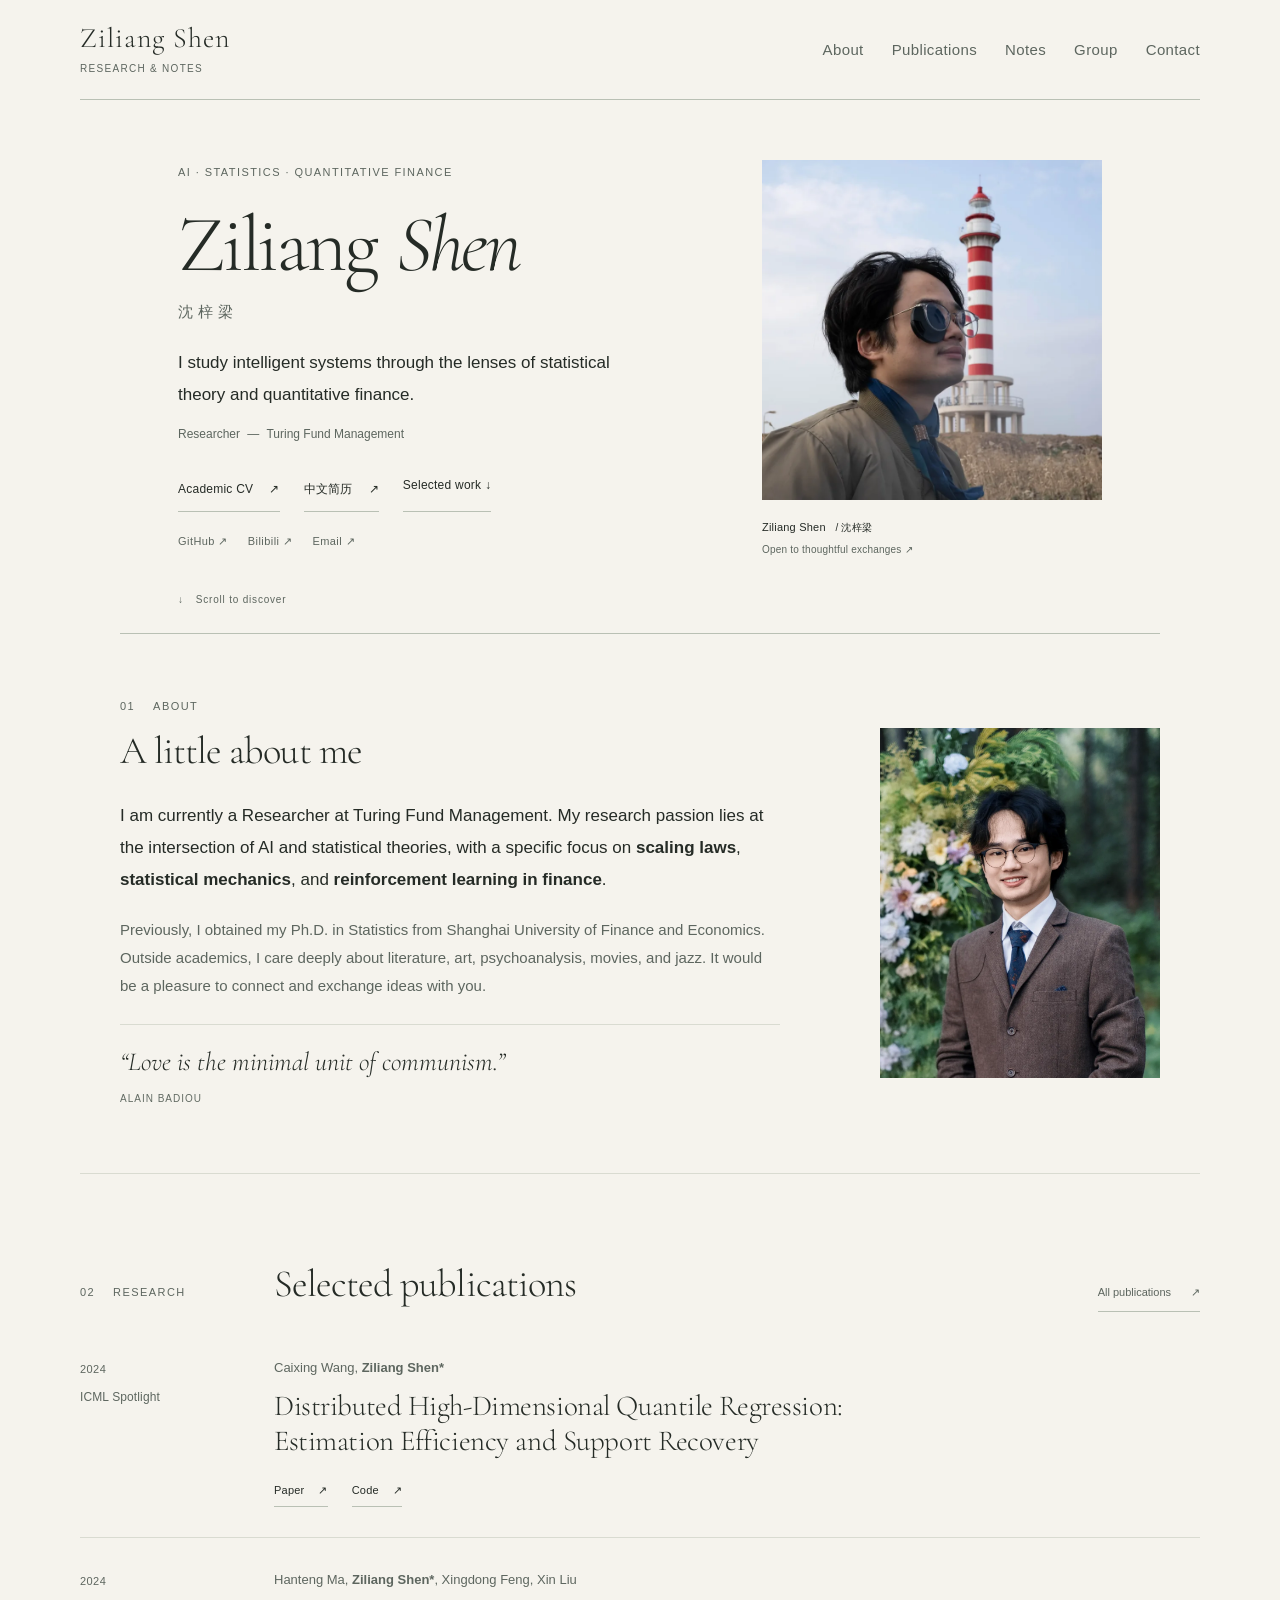
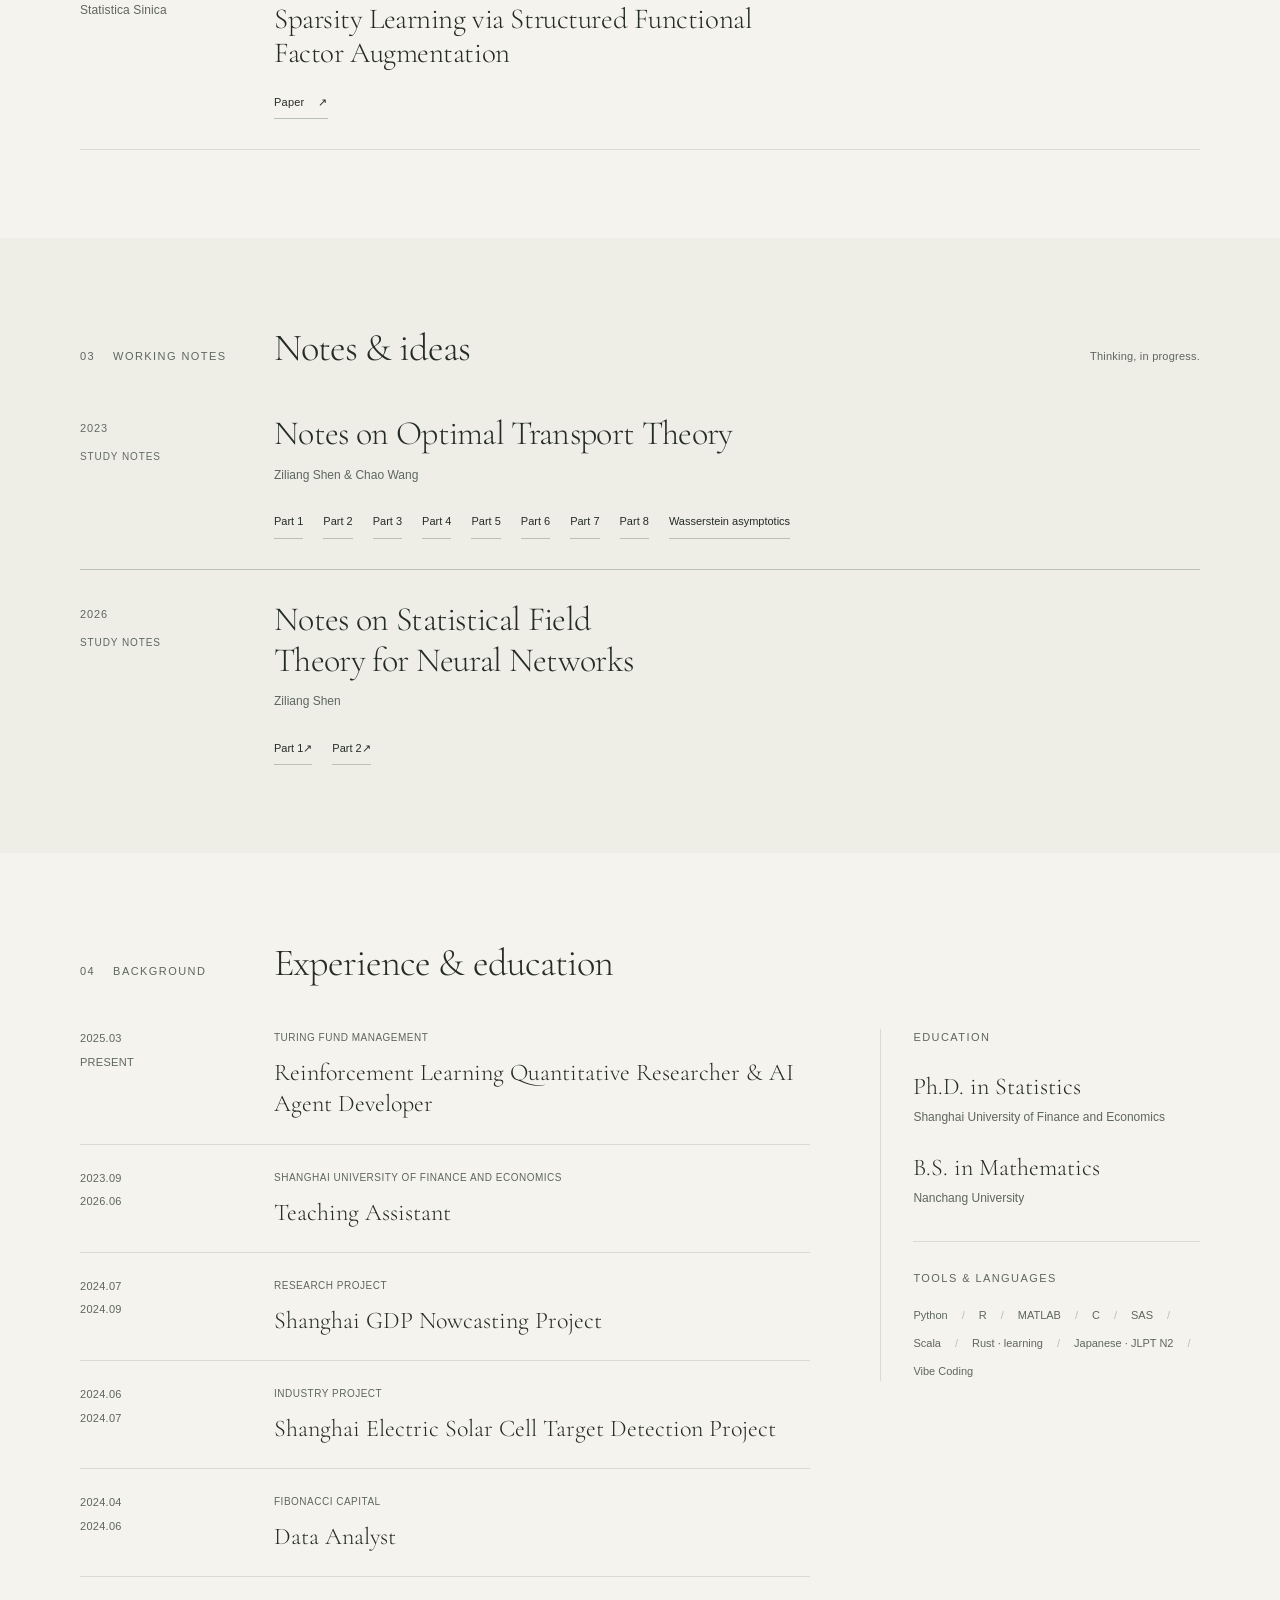
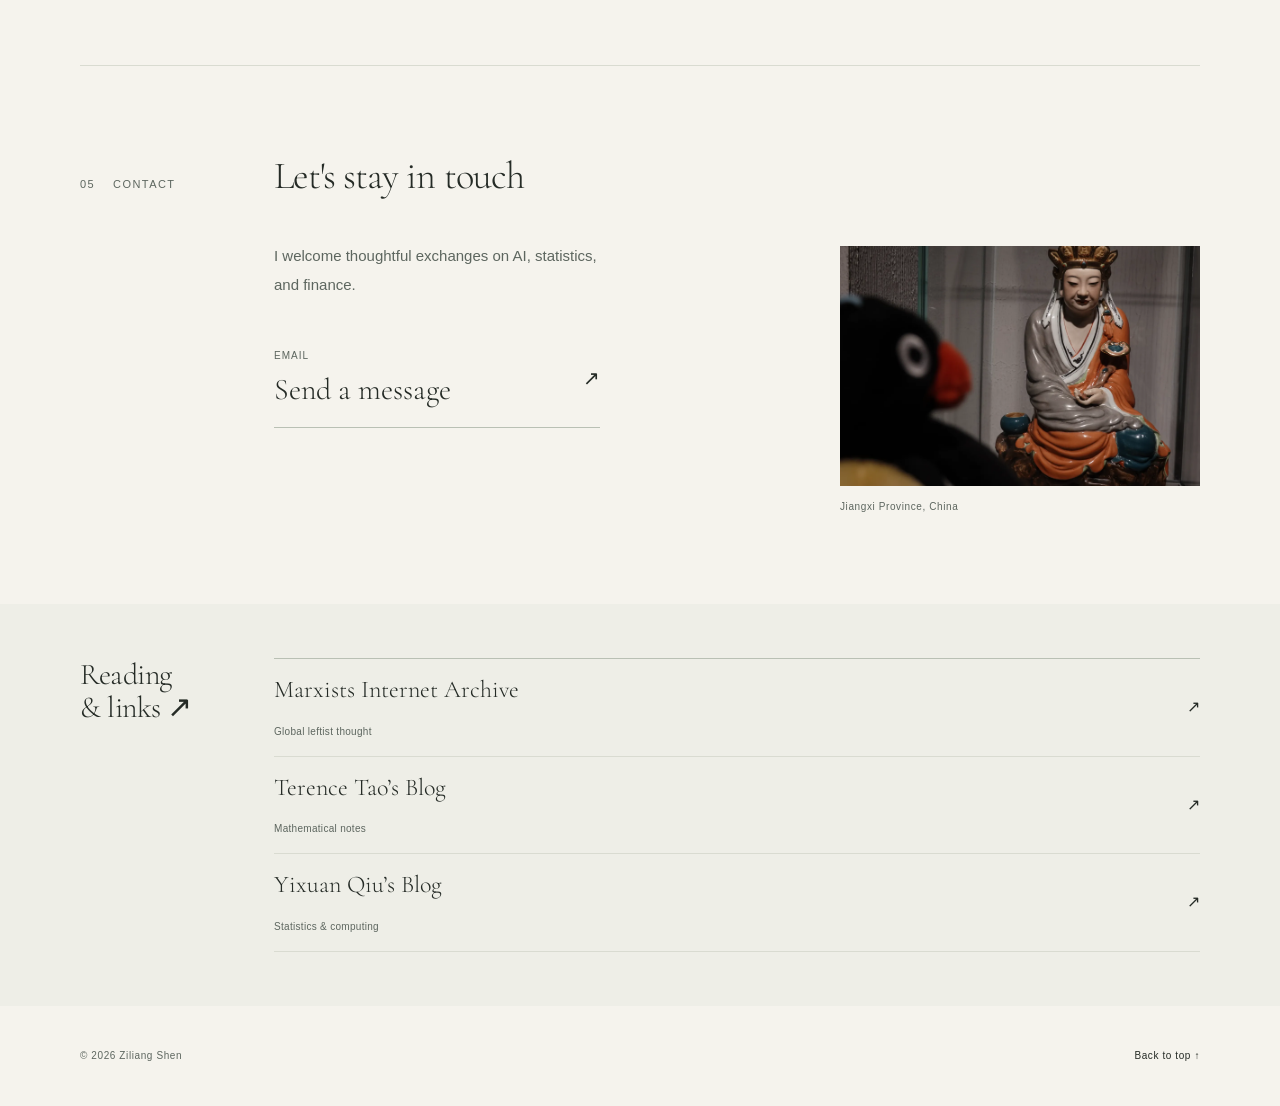
<file: index.html>
<!DOCTYPE html>
<html lang="en">
  <head>
    <meta charset="UTF-8" />
    <meta name="viewport" content="width=device-width, initial-scale=1.0" />
    <meta
      name="description"
      content="Ziliang Shen is a researcher working at the intersection of artificial intelligence, statistics, and finance."
    />
    <meta name="theme-color" content="#f5f3ed" />
    <meta property="og:type" content="website" />
    <meta property="og:site_name" content="Ziliang Shen" />
    <meta property="og:title" content="Ziliang Shen" />
    <meta
      property="og:description"
      content="Research at the intersection of AI, statistics, and finance."
    />
    <meta property="og:url" content="https://pinzek.github.io/" />
    <meta property="og:image" content="https://pinzek.github.io/assets/og.png" />
    <meta property="og:image:width" content="1200" />
    <meta property="og:image:height" content="630" />
    <meta
      property="og:image:alt"
      content="Ziliang Shen — AI, Statistics, Finance"
    />
    <meta name="twitter:card" content="summary_large_image" />
    <meta name="twitter:title" content="Ziliang Shen" />
    <meta
      name="twitter:description"
      content="Research at the intersection of AI, statistics, and finance."
    />
    <meta name="twitter:image" content="https://pinzek.github.io/assets/og.png" />
    <link rel="canonical" href="https://pinzek.github.io/" />
    <title>Ziliang Shen</title>
    <link rel="icon" href="./assets/favicon.svg" type="image/svg+xml" />
    <link rel="preload" href="./assets/fonts/cormorant-garamond-latin-300.woff2" as="font" type="font/woff2" crossorigin />
    <link rel="stylesheet" href="style.css" />
    <link rel="stylesheet" href="mediaqueries.css" />
    <link rel="stylesheet" href="editorial.css?v=20261021-3" />
    <script type="application/ld+json">
      {
        "@context": "https://schema.org",
        "@type": "Person",
        "name": "Ziliang Shen",
        "alternateName": "沈梓梁",
        "url": "https://pinzek.github.io/",
        "image": "https://pinzek.github.io/assets/mylife-960.webp",
        "jobTitle": "Quantitative Researcher",
        "worksFor": {
          "@type": "Organization",
          "name": "Turing Fund Management"
        },
        "alumniOf": [
          {
            "@type": "CollegeOrUniversity",
            "name": "Shanghai University of Finance and Economics"
          },
          {
            "@type": "CollegeOrUniversity",
            "name": "Nanchang University"
          }
        ],
        "knowsAbout": [
          "Scaling Laws",
          "Statistical Mechanics",
          "High-dimensional Statistics",
          "Reinforcement Learning",
          "Quantitative Finance"
        ],
        "sameAs": [
          "https://github.com/pinzek",
          "https://space.bilibili.com/14242958"
        ]
      }
    </script>
  </head>
  <body class="home-page editorial-theme">
    <a class="skip-link" href="#main-content">Skip to main content</a>

    <header class="site-header">
      <nav class="site-nav shell" aria-label="Primary navigation">
        <a class="wordmark" href="#profile" aria-label="Ziliang Shen, back to top">
          <span class="wordmark-name">Ziliang Shen<small>Research &amp; notes</small></span>
        </a>

        <button
          class="menu-toggle"
          type="button"
          aria-expanded="false"
          aria-controls="primary-menu"
          aria-label="Open navigation"
        >
          <span></span>
          <span></span>
          <span></span>
        </button>

        <ul class="nav-list" id="primary-menu">
          <li><a href="#about">About</a></li>
          <li><a href="./publications.html">Publications</a></li>
          <li><a href="#notes">Notes</a></li>
          <li><a href="./group.html">Group</a></li>
          <li><a href="#contact">Contact</a></li>
        </ul>
      </nav>
    </header>

    <main id="main-content">
      <section class="hero shell" id="profile" aria-labelledby="hero-title">
        <div class="hero-copy">
          <p class="hero-kicker">AI · Statistics · Quantitative finance</p>
          <h1 id="hero-title">
            <span class="name-first">Ziliang</span>
            <span class="name-last">Shen</span>
            <span class="name-chinese" lang="zh-Hans">沈梓梁</span>
          </h1>
          <p class="hero-lede">
            I study intelligent systems through the lenses of statistical theory
            and quantitative finance.
          </p>
          <p class="current-role">
            Researcher
            <span aria-hidden="true">—</span>
            Turing Fund Management
          </p>

          <div class="hero-actions" aria-label="Primary actions">
            <a class="button button-primary" href="./assets/Academic_CV.pdf" target="_blank" rel="noopener">
              Academic CV <span aria-hidden="true">↗</span>
            </a>
            <a class="button button-secondary" href="./assets/简历.pdf" target="_blank" rel="noopener" lang="zh-Hans">
              中文简历 <span aria-hidden="true">↗</span>
            </a>
            <a class="text-link" href="#projects">Selected work <span aria-hidden="true">↓</span></a>
          </div>

          <ul class="social-list" aria-label="Elsewhere online">
            <li>
              <a href="https://github.com/pinzek" target="_blank" rel="noopener noreferrer">
                GitHub <span aria-hidden="true">↗</span>
              </a>
            </li>
            <li>
              <a
                href="https://space.bilibili.com/14242958?spm_id_from=333.1007.0.0"
                target="_blank"
                rel="noopener noreferrer"
              >
                Bilibili <span aria-hidden="true">↗</span>
              </a>
            </li>
            <li>
              <a
                href="#contact"
                data-contact="bXV4aW4xOTk4MDEyNUAxNjMuY29t"
                aria-label="Email Ziliang Shen"
              >
                Email <span aria-hidden="true">↗</span>
              </a>
            </li>
          </ul>


        </div>

        <figure class="hero-portrait">
          <div class="portrait-frame">
            <picture>
              <source srcset="./assets/about-pic-800.webp" type="image/webp" />
              <img
                src="./assets/about-pic.png"
                alt="Ziliang Shen wearing sunglasses beside a lighthouse"
                width="4000"
                height="4000"
                fetchpriority="high"
              />
            </picture>
          </div>
          <figcaption>
            <span class="portrait-caption-name">Ziliang Shen <span lang="zh-Hans">/ 沈梓梁</span></span>
            <span>Open to thoughtful exchanges <b aria-hidden="true">↗</b></span>
          </figcaption>
        </figure>
        <a class="hero-scroll" href="#about"><span aria-hidden="true">↓</span> Scroll to discover</a>
      </section>

      <section class="section shell" id="about" aria-labelledby="about-title">
        <header class="section-heading section-heading-minimal">
          <p class="section-kicker"><span aria-hidden="true">01</span> About</p>
          <h2 id="about-title">A little about me</h2>
        </header>

        <div class="about-grid">
          <figure class="about-portrait">
            <picture>
              <source srcset="./assets/mylife-960.webp" type="image/webp" />
              <img
                src="./assets/mylife.jpg"
                alt="Portrait of Ziliang Shen outdoors in a suit"
                width="1608"
                height="2123"
                loading="lazy"
              />
            </picture>
          </figure>

          <div class="about-copy">
            <p class="lead-copy">
              I am currently a Researcher at Turing Fund Management.
              My research passion lies at the intersection of AI and statistical
              theories, with a specific focus on <strong>scaling laws</strong>,
              <strong>statistical mechanics</strong>, and
              <strong>reinforcement learning in finance</strong>.
            </p>
            <p>
              Previously, I obtained my Ph.D. in Statistics from Shanghai
              University of Finance and Economics. Outside academics, I care
              deeply about literature, art, psychoanalysis, movies, and jazz.
              It would be a pleasure to connect and exchange ideas with you.
            </p>
          <blockquote class="hero-quote">
            <p>“Love is the minimal unit of communism.”</p>
            <cite>Alain Badiou</cite>
          </blockquote>
          </div>
        </div>

      </section>

      <section class="section shell selected-research" id="projects" aria-labelledby="projects-title">
        <header class="section-heading section-heading-minimal">
          <p class="section-kicker"><span aria-hidden="true">02</span> Research</p>
          <h2 id="projects-title">Selected publications</h2>
          <a class="section-action" href="./publications.html">All publications <span aria-hidden="true">↗</span></a>
        </header>
        <div class="publication-list">
            <article class="publication">
              <div class="publication-meta">
                <time datetime="2024">2024</time>
                <span class="status">ICML Spotlight</span>
              </div>
              <div class="publication-body">
                <p class="authors">Caixing Wang, <strong>Ziliang Shen*</strong></p>
                <h3>Distributed High-Dimensional Quantile Regression: Estimation Efficiency and Support Recovery</h3>
                <div class="publication-links">
                  <a href="https://openreview.net/pdf?id=PDUQRBPkks" target="_blank" rel="noopener noreferrer">Paper <span aria-hidden="true">↗</span></a>
                  <a href="https://github.com/WangCaixing-96/DHSQR" target="_blank" rel="noopener noreferrer">Code <span aria-hidden="true">↗</span></a>
                </div>
              </div>
            </article>

            <article class="publication">
              <div class="publication-meta">
                <time datetime="2024">2024</time>
                <span class="status">Statistica Sinica</span>
              </div>
              <div class="publication-body">
                <p class="authors">Hanteng Ma, <strong>Ziliang Shen*</strong>, Xingdong Feng, Xin Liu</p>
                <h3>Sparsity Learning via Structured Functional Factor Augmentation</h3>
                <div class="publication-links">
                  <a href="https://arxiv.org/abs/2501.02244" target="_blank" rel="noopener noreferrer">Paper <span aria-hidden="true">↗</span></a>
                </div>
              </div>
            </article>
        </div>
      </section>

      <section class="section section-tinted" id="notes" aria-labelledby="notes-title">
        <div class="shell">
          <header class="section-heading section-heading-minimal">
            <p class="section-kicker"><span aria-hidden="true">03</span> Working notes</p>
            <h2 id="notes-title">Notes &amp; ideas</h2>
            <span class="heading-aside">Thinking, in progress.</span>
          </header>

          <div class="notes-grid">
            <article class="note-card">
              <div class="note-meta">
                <span>Study notes</span>
                <time datetime="2023">2023</time>
              </div>
              <h3>Notes on Optimal Transport Theory</h3>
              <p>Ziliang Shen &amp; Chao Wang</p>
              <div class="note-links" aria-label="Optimal Transport Theory note files">
                <a href="./assets/notes/optimal_transportation 1.pdf" target="_blank" rel="noopener">Part 1</a>
                <a href="./assets/notes/optimal_transportation 2.pdf" target="_blank" rel="noopener">Part 2</a>
                <a href="./assets/notes/optimal_transportation 3.pdf" target="_blank" rel="noopener">Part 3</a>
                <a href="./assets/notes/optimal_transportation 4.pdf" target="_blank" rel="noopener">Part 4</a>
                <a href="./assets/notes/optimal_transportation 5.pdf" target="_blank" rel="noopener">Part 5</a>
                <a href="./assets/notes/optimal_transportation 6.pdf" target="_blank" rel="noopener">Part 6</a>
                <a href="./assets/notes/optimal_transportation 7.pdf" target="_blank" rel="noopener">Part 7</a>
                <a href="./assets/notes/optimal_transportation 8.pdf" target="_blank" rel="noopener">Part 8</a>
                <a href="./assets/notes/Wasserstein 距离的渐近性.pdf" target="_blank" rel="noopener">
                  Wasserstein asymptotics
                </a>
              </div>
            </article>

            <article class="note-card note-card-featured">
              <div class="note-meta">
                <span>Study notes</span>
                <time datetime="2026">2026</time>
              </div>
              <h3>Notes on Statistical Field Theory for Neural Networks</h3>
              <p>Ziliang Shen</p>
              <div class="note-links" aria-label="Statistical Field Theory note files">
                <a href="./assets/notes/Statistical Field Theory For NNs 1.pdf" target="_blank" rel="noopener">
                  Part 1 <span aria-hidden="true">↗</span>
                </a>
                <a href="./assets/notes/Statistical Field Theory For NNs 2.pdf" target="_blank" rel="noopener">
                  Part 2 <span aria-hidden="true">↗</span>
                </a>
              </div>
            </article>
          </div>
        </div>
      </section>

      <section class="section shell experience-section" id="experience" aria-labelledby="experience-title">
        <header class="section-heading section-heading-minimal">
          <p class="section-kicker"><span aria-hidden="true">04</span> Background</p>
          <h2 id="experience-title">Experience &amp; education</h2>
        </header>
        <div class="about-experience">
          <div class="experience-layout">
            <div class="timeline" aria-label="Professional experience">
            <article class="timeline-item">
              <div class="timeline-date">
                <time datetime="2025-03">2025.03</time>
                <span>Present</span>
              </div>
              <div>
                <p class="timeline-label">Turing Fund Management</p>
                <h3>Reinforcement Learning Quantitative Researcher &amp; AI Agent Developer</h3>
              </div>
            </article>
            <article class="timeline-item">
              <div class="timeline-date">
                <time datetime="2023-09">2023.09</time>
                <time datetime="2026-06">2026.06</time>
              </div>
              <div>
                <p class="timeline-label">Shanghai University of Finance and Economics</p>
                <h3>Teaching Assistant</h3>
              </div>
            </article>
            <article class="timeline-item">
              <div class="timeline-date">
                <time datetime="2024-07">2024.07</time>
                <time datetime="2024-09">2024.09</time>
              </div>
              <div>
                <p class="timeline-label">Research project</p>
                <h3>Shanghai GDP Nowcasting Project</h3>
              </div>
            </article>
            <article class="timeline-item">
              <div class="timeline-date">
                <time datetime="2024-06">2024.06</time>
                <time datetime="2024-07">2024.07</time>
              </div>
              <div>
                <p class="timeline-label">Industry project</p>
                <h3>Shanghai Electric Solar Cell Target Detection Project</h3>
              </div>
            </article>
            <article class="timeline-item">
              <div class="timeline-date">
                <time datetime="2024-04">2024.04</time>
                <time datetime="2024-06">2024.06</time>
              </div>
              <div>
                <p class="timeline-label">Fibonacci Capital</p>
                <h3>Data Analyst</h3>
              </div>
            </article>
            </div>

            <aside class="credentials" aria-label="Education and skills">
            <div class="credential-block">
              <p class="eyebrow">Education</p>
              <div class="credential">
                <h3>Ph.D. in Statistics</h3>
                <p>Shanghai University of Finance and Economics</p>
              </div>
              <div class="credential">
                <h3>B.S. in Mathematics</h3>
                <p>Nanchang University</p>
              </div>
            </div>

            <div class="credential-block">
              <p class="eyebrow">Tools &amp; languages</p>
              <ul class="tag-list">
                <li>Python</li>
                <li>R</li>
                <li>MATLAB</li>
                <li>C</li>
                <li>SAS</li>
                <li>Scala</li>
                <li>Rust · learning</li>
                <li>Japanese · JLPT N2</li>
                <li>Vibe Coding</li>
              </ul>
            </div>
            </aside>
          </div>
        </div>
      </section>

      <section class="section shell" id="contact" aria-labelledby="contact-title">
        <header class="section-heading section-heading-minimal">
          <p class="section-kicker"><span aria-hidden="true">05</span> Contact</p>
          <h2 id="contact-title">Let's stay in touch</h2>
        </header>

        <div class="contact-grid">
          <div class="contact-copy">
            <p class="contact-note">I welcome thoughtful exchanges on AI, statistics, and finance.</p>
            <a
              class="contact-email"
              href="#contact"
              data-contact="bXV4aW4xOTk4MDEyNUAxNjMuY29t"
              aria-label="Email Ziliang Shen"
            >
              <span>Email</span>
              <strong>Send a message</strong>
              <span aria-hidden="true">↗</span>
            </a>
          </div>

          <figure class="photo-card">
            <a
              href="#contact"
              data-contact="bXV4aW4xOTk4MDEyNUAxNjMuY29t"
              aria-label="Email Ziliang Shen"
            >
              <picture>
                <source srcset="./assets/photography-1600.webp" type="image/webp" />
                <img
                  src="./assets/photography.jpg"
                  alt="A ceramic figure with a toy bird in the foreground, photographed by Ziliang Shen"
                  width="5472"
                  height="3648"
                  loading="lazy"
                />
              </picture>
            </a>
            <figcaption>
              <span>Jiangxi Province, China</span>
            </figcaption>
          </figure>
        </div>
      </section>

      <section class="reading-strip" id="recommended" aria-labelledby="recommended-title">
        <div class="shell reading-layout">
          <h2 id="recommended-title">Reading <br />&amp; links <span aria-hidden="true">↗</span></h2>
          <div class="reading-links">
            <a href="https://www.marxists.org/" target="_blank" rel="noopener noreferrer">
              <span>Marxists Internet Archive</span>
              <small>Global leftist thought</small>
              <b aria-hidden="true">↗</b>
            </a>
            <a href="https://terrytao.wordpress.com/" target="_blank" rel="noopener noreferrer">
              <span>Terence Tao’s Blog</span>
              <small>Mathematical notes</small>
              <b aria-hidden="true">↗</b>
            </a>
            <a href="https://statr.me/about/" target="_blank" rel="noopener noreferrer">
              <span>Yixuan Qiu’s Blog</span>
              <small>Statistics &amp; computing</small>
              <b aria-hidden="true">↗</b>
            </a>
          </div>
        </div>
      </section>
    </main>

    <footer class="site-footer">
      <div class="shell footer-layout">
        <p>© 2026 Ziliang Shen</p>
        <a href="#profile">Back to top <span aria-hidden="true">↑</span></a>
      </div>
    </footer>

    <script src="script.js?v=20261019-1"></script>
  </body>
</html>
</file>
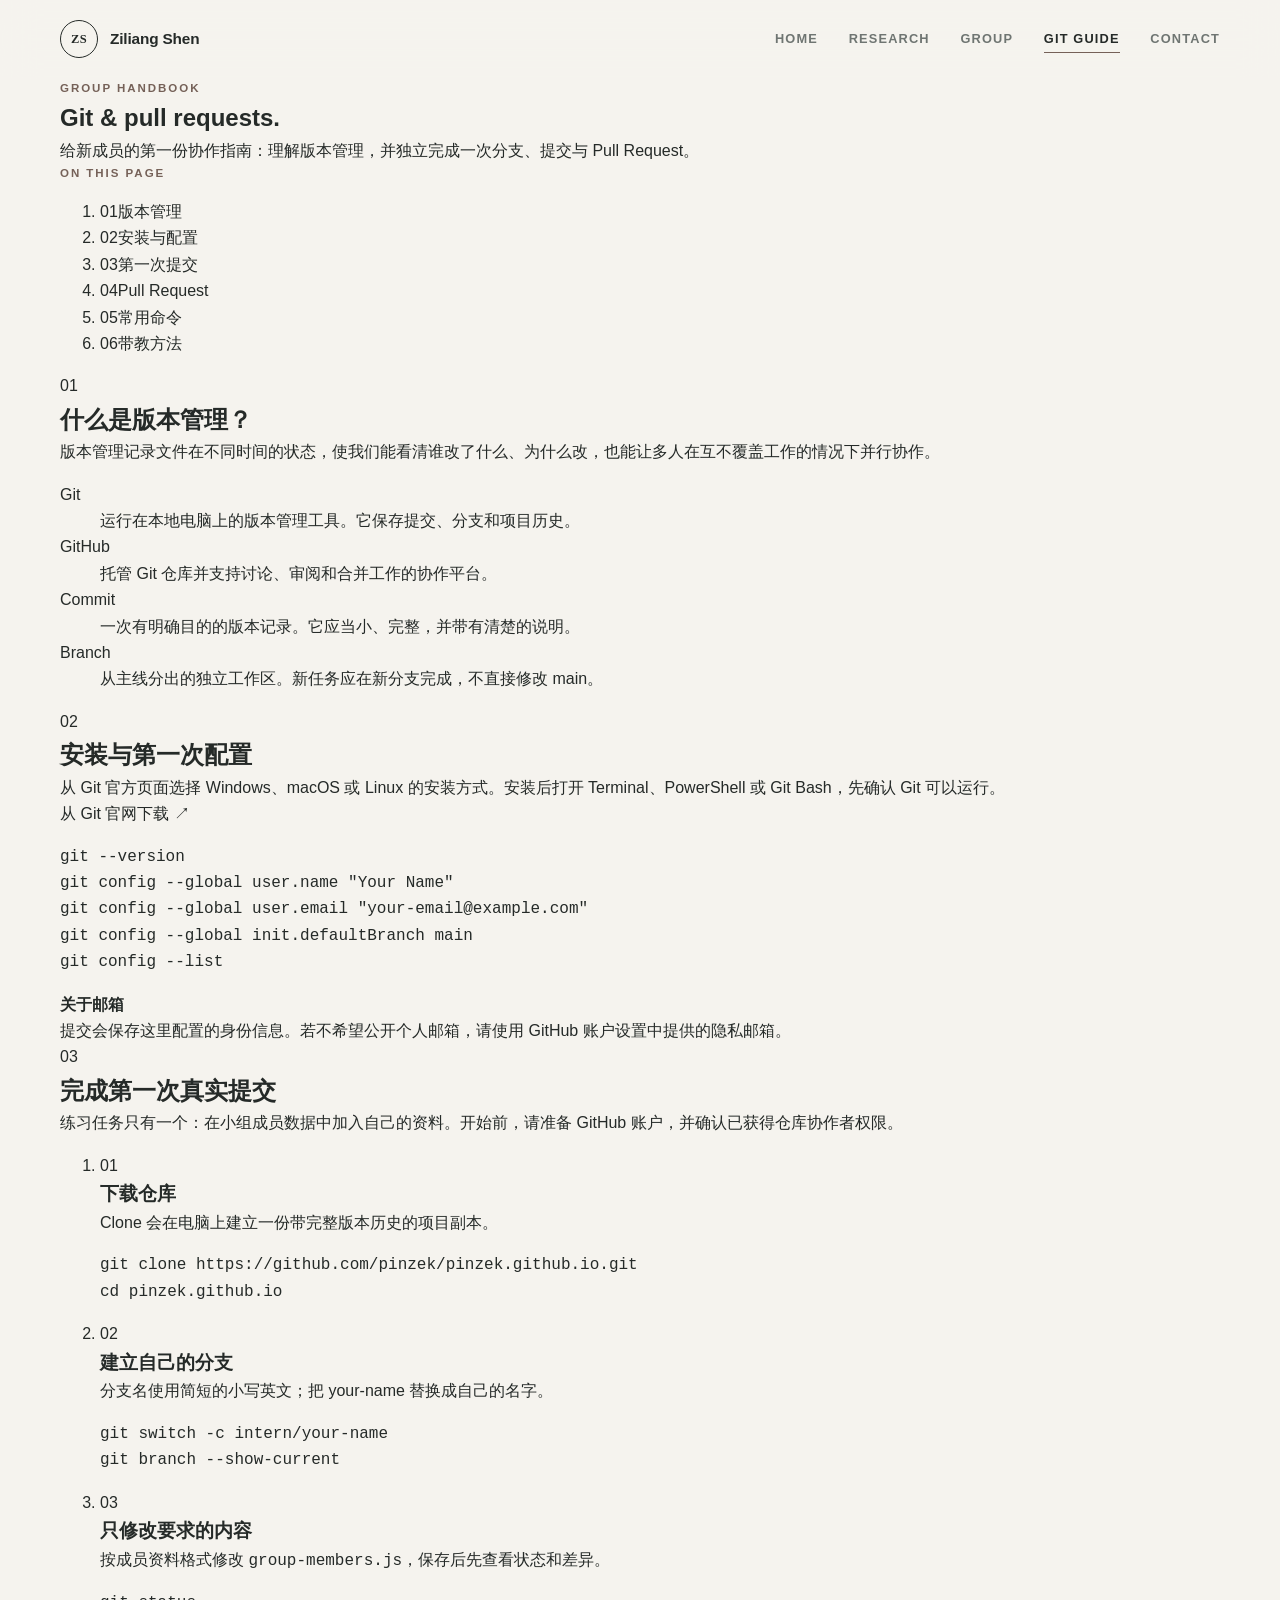
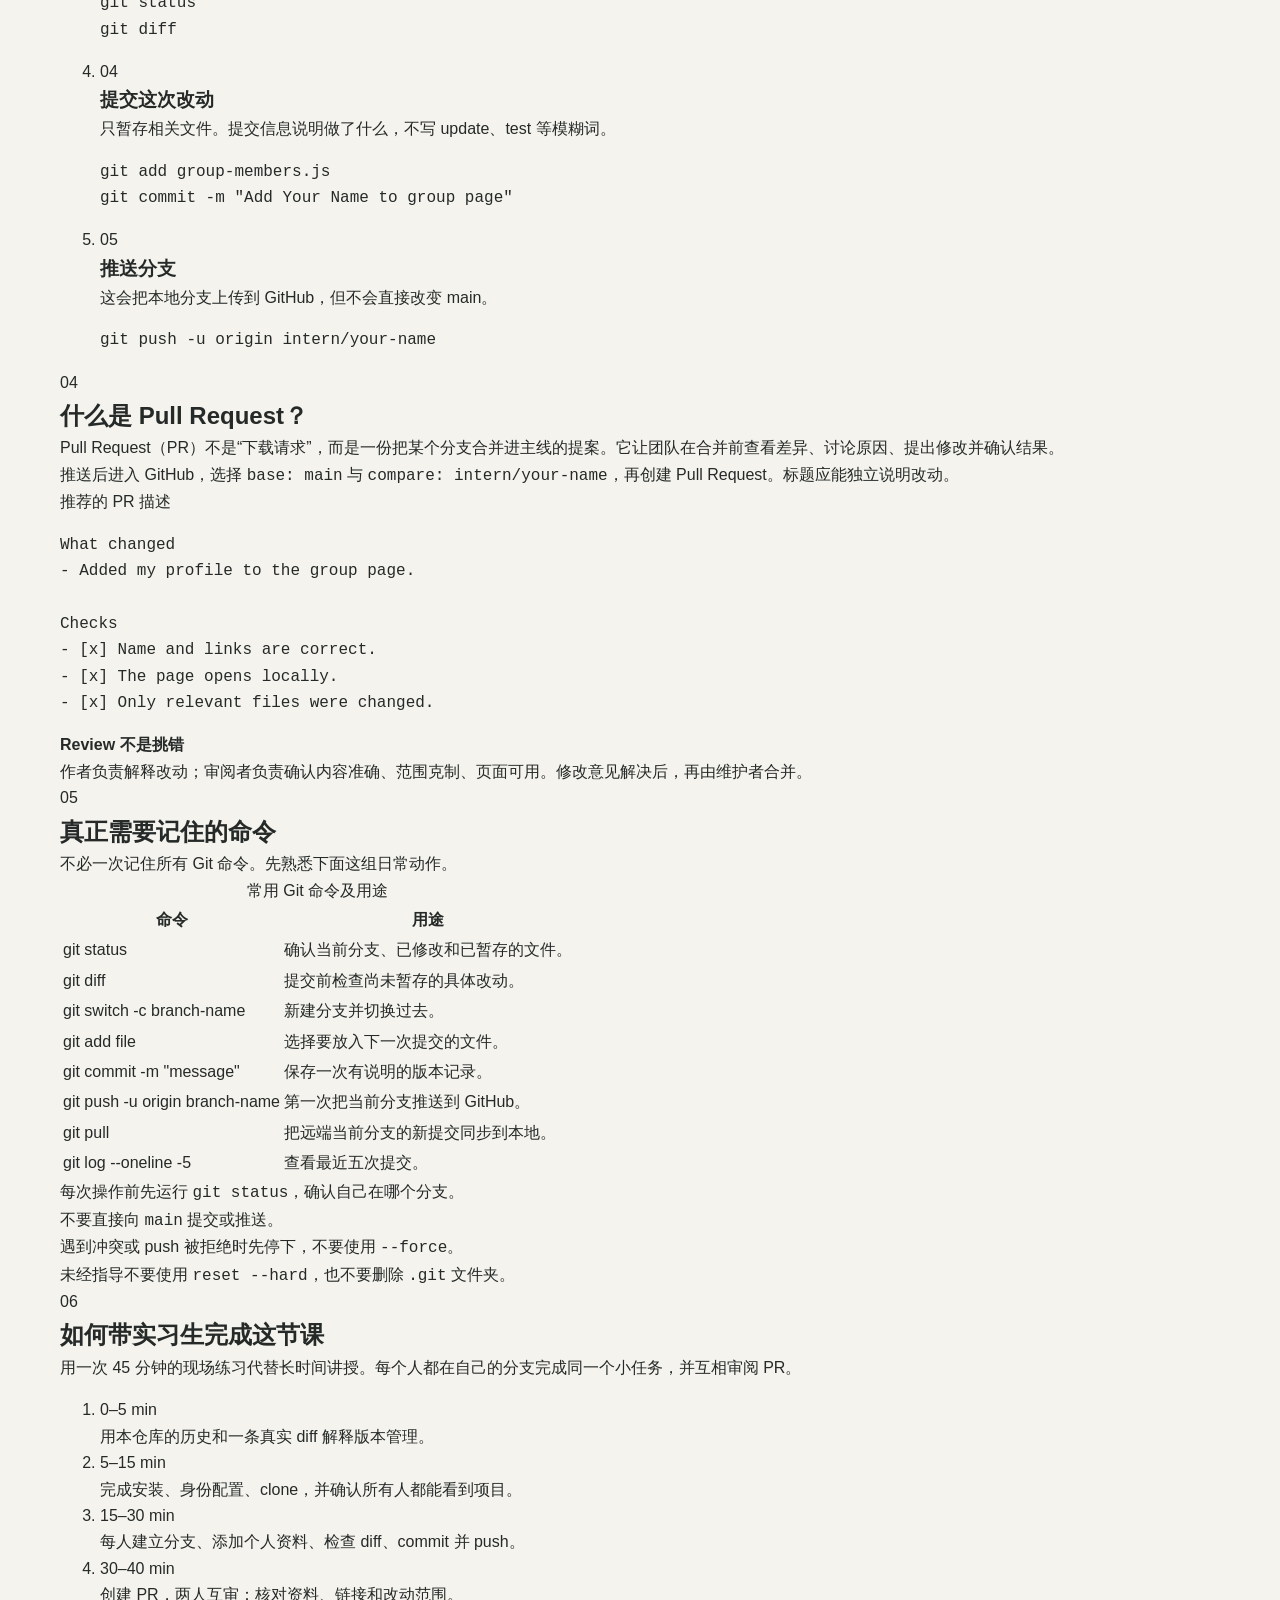
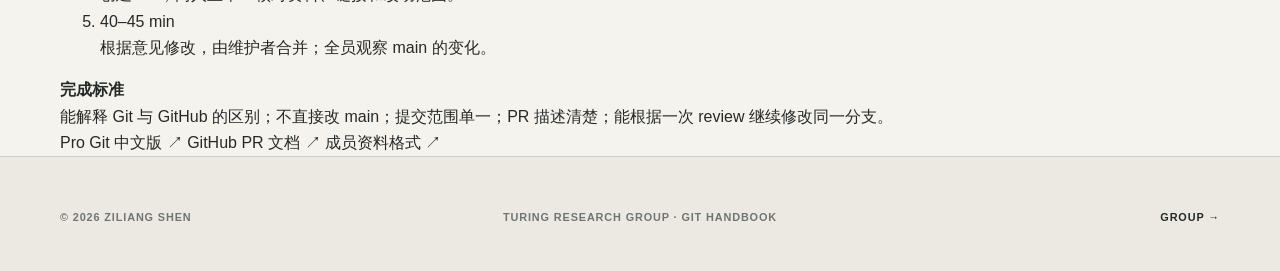
<file: git-guide.html>
<!DOCTYPE html>
<html lang="zh-CN">
  <head>
    <meta charset="UTF-8" />
    <meta name="viewport" content="width=device-width, initial-scale=1.0" />
    <meta
      name="description"
      content="Turing Research Group 的 Git、版本管理与 Pull Request 入门教程。"
    />
    <meta name="theme-color" content="#f5f3ee" />
    <meta property="og:type" content="website" />
    <meta property="og:site_name" content="Ziliang Shen" />
    <meta property="og:title" content="Git & Pull Requests — Turing Research Group" />
    <meta
      property="og:description"
      content="一份面向新成员的简明 Git 与 Pull Request 实践指南。"
    />
    <meta property="og:url" content="https://pinzek.github.io/git-guide.html" />
    <meta property="og:image" content="https://pinzek.github.io/assets/og.png" />
    <meta name="twitter:card" content="summary_large_image" />
    <link rel="canonical" href="https://pinzek.github.io/git-guide.html" />
    <title>Git &amp; Pull Requests — Turing Research Group</title>
    <link rel="stylesheet" href="style.css" />
    <link rel="stylesheet" href="mediaqueries.css" />
  </head>
  <body class="guide-page">
    <a class="skip-link" href="#main-content">跳到正文</a>

    <header class="site-header">
      <nav class="site-nav shell" aria-label="主导航">
        <a class="wordmark" href="./index.html" aria-label="Ziliang Shen, home">
          <span class="wordmark-mark" aria-hidden="true">ZS</span>
          <span class="wordmark-name">Ziliang Shen</span>
        </a>

        <button
          class="menu-toggle"
          type="button"
          aria-expanded="false"
          aria-controls="primary-menu"
          aria-label="打开导航"
        >
          <span></span>
          <span></span>
          <span></span>
        </button>

        <ul class="nav-list" id="primary-menu">
          <li><a href="./index.html">Home</a></li>
          <li><a href="./index.html#projects">Research</a></li>
          <li><a href="./group.html">Group</a></li>
          <li><a href="./git-guide.html" aria-current="page">Git guide</a></li>
          <li><a href="./index.html#contact">Contact</a></li>
        </ul>
      </nav>
    </header>

    <main id="main-content">
      <section class="guide-hero shell" aria-labelledby="guide-title">
        <div>
          <p class="eyebrow">Group handbook</p>
          <h1 id="guide-title">Git &amp; pull requests.</h1>
        </div>
        <p>
          给新成员的第一份协作指南：理解版本管理，并独立完成一次分支、提交与 Pull Request。
        </p>
      </section>

      <div class="guide-layout shell">
        <nav class="guide-toc" aria-label="本页目录">
          <p class="eyebrow">On this page</p>
          <ol>
            <li><a href="#version-control"><span>01</span>版本管理</a></li>
            <li><a href="#install"><span>02</span>安装与配置</a></li>
            <li><a href="#workflow"><span>03</span>第一次提交</a></li>
            <li><a href="#pull-request"><span>04</span>Pull Request</a></li>
            <li><a href="#commands"><span>05</span>常用命令</a></li>
            <li><a href="#teaching"><span>06</span>带教方法</a></li>
          </ol>
        </nav>

        <article class="guide-content">
          <section class="guide-section" id="version-control" aria-labelledby="version-title">
            <header class="guide-heading">
              <span aria-hidden="true">01</span>
              <h2 id="version-title">什么是版本管理？</h2>
            </header>
            <p>
              版本管理记录文件在不同时间的状态，使我们能看清谁改了什么、为什么改，也能让多人在互不覆盖工作的情况下并行协作。
            </p>
            <dl class="guide-definitions">
              <div>
                <dt>Git</dt>
                <dd>运行在本地电脑上的版本管理工具。它保存提交、分支和项目历史。</dd>
              </div>
              <div>
                <dt>GitHub</dt>
                <dd>托管 Git 仓库并支持讨论、审阅和合并工作的协作平台。</dd>
              </div>
              <div>
                <dt>Commit</dt>
                <dd>一次有明确目的的版本记录。它应当小、完整，并带有清楚的说明。</dd>
              </div>
              <div>
                <dt>Branch</dt>
                <dd>从主线分出的独立工作区。新任务应在新分支完成，不直接修改 main。</dd>
              </div>
            </dl>
          </section>

          <section class="guide-section" id="install" aria-labelledby="install-title">
            <header class="guide-heading">
              <span aria-hidden="true">02</span>
              <h2 id="install-title">安装与第一次配置</h2>
            </header>
            <p>
              从 Git 官方页面选择 Windows、macOS 或 Linux 的安装方式。安装后打开 Terminal、PowerShell 或 Git Bash，先确认 Git 可以运行。
            </p>
            <a
              class="guide-action"
              href="https://git-scm.com/downloads/"
              target="_blank"
              rel="noopener noreferrer"
            >从 Git 官网下载 <span aria-hidden="true">↗</span></a>
            <pre class="code-block"><code>git --version
git config --global user.name "Your Name"
git config --global user.email "your-email@example.com"
git config --global init.defaultBranch main
git config --list</code></pre>
            <aside class="guide-note">
              <strong>关于邮箱</strong>
              <p>
                提交会保存这里配置的身份信息。若不希望公开个人邮箱，请使用 GitHub 账户设置中提供的隐私邮箱。
              </p>
            </aside>
          </section>

          <section class="guide-section" id="workflow" aria-labelledby="workflow-title">
            <header class="guide-heading">
              <span aria-hidden="true">03</span>
              <h2 id="workflow-title">完成第一次真实提交</h2>
            </header>
            <p>
              练习任务只有一个：在小组成员数据中加入自己的资料。开始前，请准备 GitHub 账户，并确认已获得仓库协作者权限。
            </p>
            <ol class="guide-steps">
              <li class="guide-step">
                <span>01</span>
                <div>
                  <h3>下载仓库</h3>
                  <p>Clone 会在电脑上建立一份带完整版本历史的项目副本。</p>
                  <pre class="code-block"><code>git clone https://github.com/pinzek/pinzek.github.io.git
cd pinzek.github.io</code></pre>
                </div>
              </li>
              <li class="guide-step">
                <span>02</span>
                <div>
                  <h3>建立自己的分支</h3>
                  <p>分支名使用简短的小写英文；把 your-name 替换成自己的名字。</p>
                  <pre class="code-block"><code>git switch -c intern/your-name
git branch --show-current</code></pre>
                </div>
              </li>
              <li class="guide-step">
                <span>03</span>
                <div>
                  <h3>只修改要求的内容</h3>
                  <p>
                    按成员资料格式修改 <code>group-members.js</code>，保存后先查看状态和差异。
                  </p>
                  <pre class="code-block"><code>git status
git diff</code></pre>
                </div>
              </li>
              <li class="guide-step">
                <span>04</span>
                <div>
                  <h3>提交这次改动</h3>
                  <p>只暂存相关文件。提交信息说明做了什么，不写 update、test 等模糊词。</p>
                  <pre class="code-block"><code>git add group-members.js
git commit -m "Add Your Name to group page"</code></pre>
                </div>
              </li>
              <li class="guide-step">
                <span>05</span>
                <div>
                  <h3>推送分支</h3>
                  <p>这会把本地分支上传到 GitHub，但不会直接改变 main。</p>
                  <pre class="code-block"><code>git push -u origin intern/your-name</code></pre>
                </div>
              </li>
            </ol>
          </section>

          <section class="guide-section" id="pull-request" aria-labelledby="pr-title">
            <header class="guide-heading">
              <span aria-hidden="true">04</span>
              <h2 id="pr-title">什么是 Pull Request？</h2>
            </header>
            <p>
              Pull Request（PR）不是“下载请求”，而是一份把某个分支合并进主线的提案。它让团队在合并前查看差异、讨论原因、提出修改并确认结果。
            </p>
            <p>
              推送后进入 GitHub，选择 <code>base: main</code> 与
              <code>compare: intern/your-name</code>，再创建 Pull Request。标题应能独立说明改动。
            </p>
            <div class="pr-template">
              <p>推荐的 PR 描述</p>
              <pre class="code-block"><code>What changed
- Added my profile to the group page.

Checks
- [x] Name and links are correct.
- [x] The page opens locally.
- [x] Only relevant files were changed.</code></pre>
            </div>
            <aside class="guide-note">
              <strong>Review 不是挑错</strong>
              <p>
                作者负责解释改动；审阅者负责确认内容准确、范围克制、页面可用。修改意见解决后，再由维护者合并。
              </p>
            </aside>
          </section>

          <section class="guide-section" id="commands" aria-labelledby="commands-title">
            <header class="guide-heading">
              <span aria-hidden="true">05</span>
              <h2 id="commands-title">真正需要记住的命令</h2>
            </header>
            <p>不必一次记住所有 Git 命令。先熟悉下面这组日常动作。</p>
            <div class="guide-table-wrap">
              <table class="guide-table">
                <caption>常用 Git 命令及用途</caption>
                <thead>
                  <tr>
                    <th scope="col">命令</th>
                    <th scope="col">用途</th>
                  </tr>
                </thead>
                <tbody>
                  <tr><td>git status</td><td>确认当前分支、已修改和已暂存的文件。</td></tr>
                  <tr><td>git diff</td><td>提交前检查尚未暂存的具体改动。</td></tr>
                  <tr><td>git switch -c branch-name</td><td>新建分支并切换过去。</td></tr>
                  <tr><td>git add file</td><td>选择要放入下一次提交的文件。</td></tr>
                  <tr><td>git commit -m "message"</td><td>保存一次有说明的版本记录。</td></tr>
                  <tr><td>git push -u origin branch-name</td><td>第一次把当前分支推送到 GitHub。</td></tr>
                  <tr><td>git pull</td><td>把远端当前分支的新提交同步到本地。</td></tr>
                  <tr><td>git log --oneline -5</td><td>查看最近五次提交。</td></tr>
                </tbody>
              </table>
            </div>
            <ul class="guide-rules">
              <li>每次操作前先运行 <code>git status</code>，确认自己在哪个分支。</li>
              <li>不要直接向 <code>main</code> 提交或推送。</li>
              <li>遇到冲突或 push 被拒绝时先停下，不要使用 <code>--force</code>。</li>
              <li>未经指导不要使用 <code>reset --hard</code>，也不要删除 <code>.git</code> 文件夹。</li>
            </ul>
          </section>

          <section class="guide-section" id="teaching" aria-labelledby="teaching-title">
            <header class="guide-heading">
              <span aria-hidden="true">06</span>
              <h2 id="teaching-title">如何带实习生完成这节课</h2>
            </header>
            <p>
              用一次 45 分钟的现场练习代替长时间讲授。每个人都在自己的分支完成同一个小任务，并互相审阅 PR。
            </p>
            <ol class="teaching-plan">
              <li><time>0–5 min</time><p>用本仓库的历史和一条真实 diff 解释版本管理。</p></li>
              <li><time>5–15 min</time><p>完成安装、身份配置、clone，并确认所有人都能看到项目。</p></li>
              <li><time>15–30 min</time><p>每人建立分支、添加个人资料、检查 diff、commit 并 push。</p></li>
              <li><time>30–40 min</time><p>创建 PR，两人互审：核对资料、链接和改动范围。</p></li>
              <li><time>40–45 min</time><p>根据意见修改，由维护者合并；全员观察 main 的变化。</p></li>
            </ol>
            <aside class="guide-note">
              <strong>完成标准</strong>
              <p>
                能解释 Git 与 GitHub 的区别；不直接改 main；提交范围单一；PR 描述清楚；能根据一次 review 继续修改同一分支。
              </p>
            </aside>
            <div class="guide-resources" aria-label="延伸阅读">
              <a href="https://git-scm.com/book/zh/v2" target="_blank" rel="noopener noreferrer">Pro Git 中文版 ↗</a>
              <a
                href="https://docs.github.com/en/pull-requests/reference/pull-requests"
                target="_blank"
                rel="noopener noreferrer"
              >GitHub PR 文档 ↗</a>
              <a
                href="https://github.com/pinzek/pinzek.github.io/blob/main/GROUP_CONTRIBUTING.md"
                target="_blank"
                rel="noopener noreferrer"
              >成员资料格式 ↗</a>
            </div>
          </section>
        </article>
      </div>
    </main>

    <footer class="site-footer">
      <div class="shell footer-layout">
        <p>© 2026 Ziliang Shen</p>
        <p>Turing Research Group · Git handbook</p>
        <a href="./group.html">Group <span aria-hidden="true">→</span></a>
      </div>
    </footer>

    <script src="script.js"></script>
  </body>
</html>
</file>
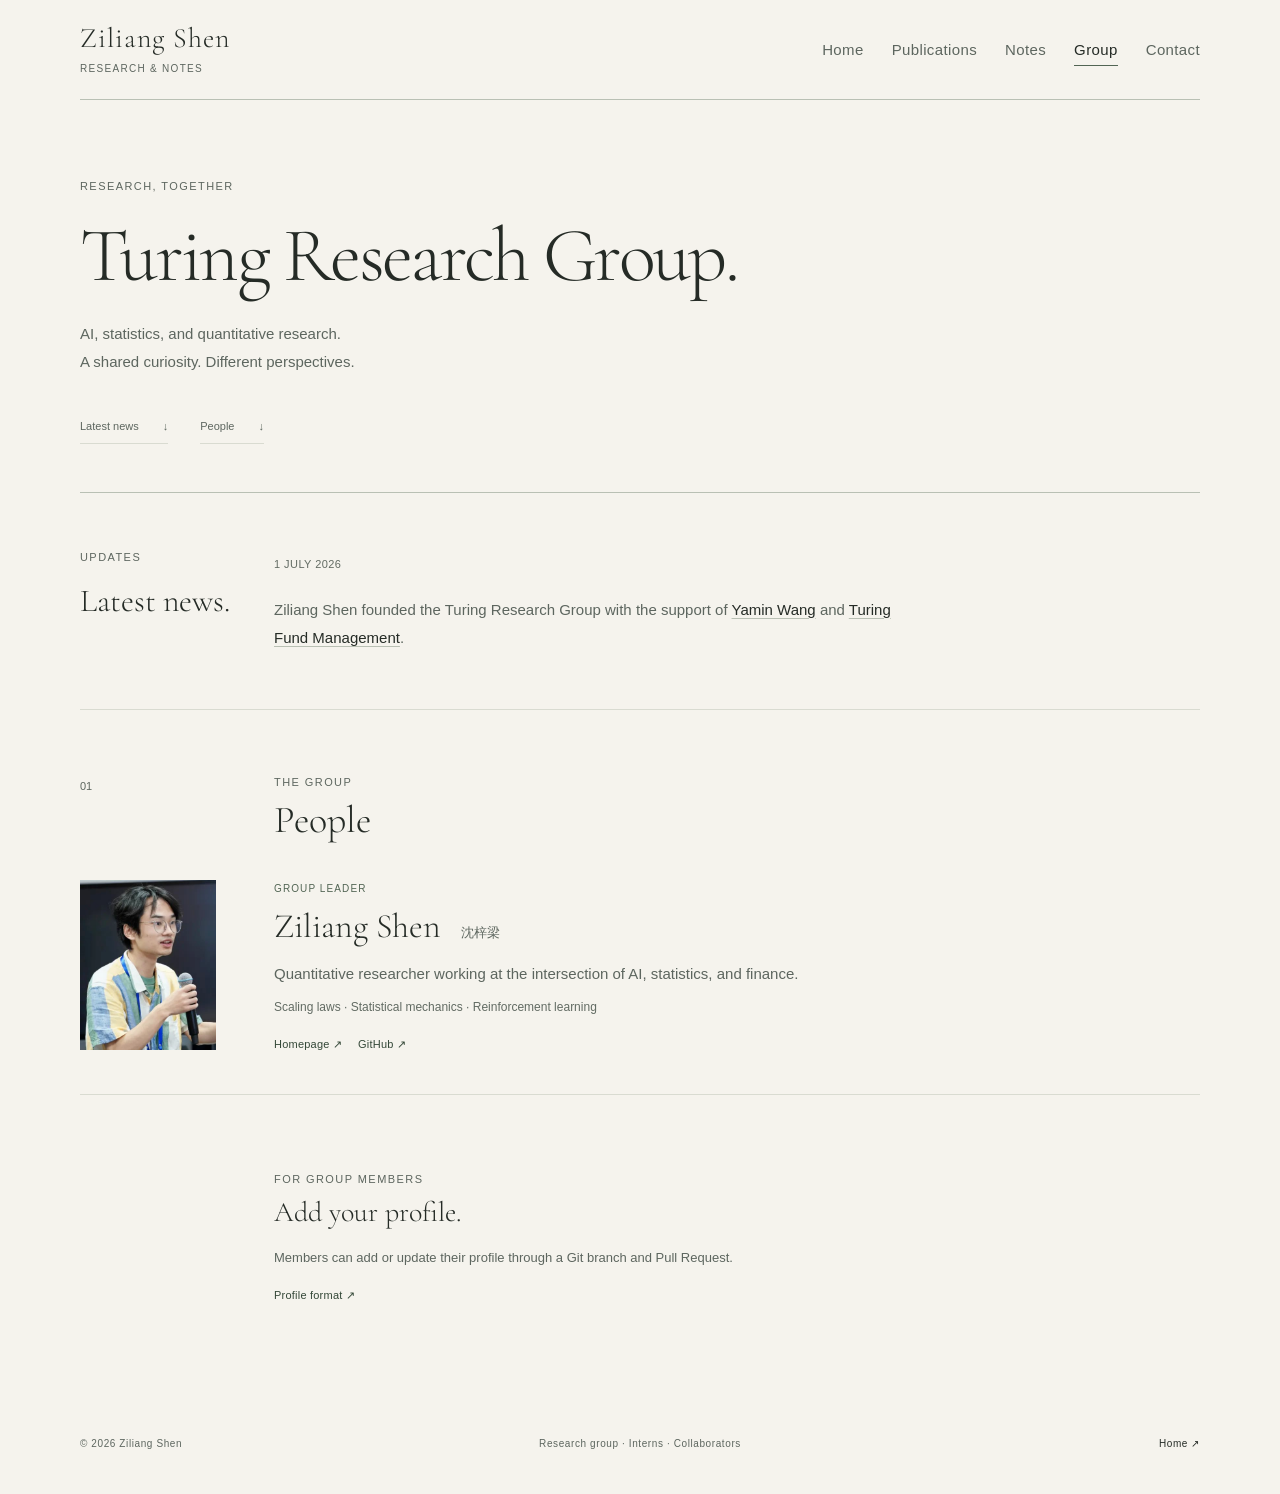
<file: group.html>
<!DOCTYPE html>
<html lang="en">
  <head>
    <meta charset="UTF-8" />
    <meta name="viewport" content="width=device-width, initial-scale=1.0" />
    <meta
      name="description"
      content="Meet the interns and collaborators in Ziliang Shen's research group."
    />
    <meta name="theme-color" content="#f5f3ed" />
    <meta property="og:type" content="website" />
    <meta property="og:site_name" content="Ziliang Shen" />
    <meta property="og:title" content="Group — Ziliang Shen" />
    <meta
      property="og:description"
      content="Interns and collaborators working across AI, statistics, and quantitative research."
    />
    <meta property="og:url" content="https://pinzek.github.io/group.html" />
    <meta property="og:image" content="https://pinzek.github.io/assets/og.png" />
    <meta name="twitter:card" content="summary_large_image" />
    <link rel="canonical" href="https://pinzek.github.io/group.html" />
    <title>Group — Ziliang Shen</title>
    <link rel="icon" href="./assets/favicon.svg" type="image/svg+xml" />
    <link rel="preload" href="./assets/fonts/cormorant-garamond-latin-300.woff2" as="font" type="font/woff2" crossorigin />
    <link rel="stylesheet" href="style.css" />
    <link rel="stylesheet" href="mediaqueries.css" />
    <link rel="stylesheet" href="editorial.css?v=20261021-3" />
  </head>
  <body class="group-page editorial-theme">
    <a class="skip-link" href="#main-content">Skip to main content</a>

    <header class="site-header">
      <nav class="site-nav shell" aria-label="Primary navigation">
        <a class="wordmark" href="./index.html" aria-label="Ziliang Shen, home">
          <span class="wordmark-name">Ziliang Shen<small>Research &amp; notes</small></span>
        </a>

        <button
          class="menu-toggle"
          type="button"
          aria-expanded="false"
          aria-controls="primary-menu"
          aria-label="Open navigation"
        >
          <span></span>
          <span></span>
          <span></span>
        </button>

        <ul class="nav-list" id="primary-menu">
          <li><a href="./index.html">Home</a></li>
          <li><a href="./publications.html">Publications</a></li>
          <li><a href="./index.html#notes">Notes</a></li>
          <li><a href="./group.html" aria-current="page">Group</a></li>
          <li><a href="./index.html#contact">Contact</a></li>
        </ul>
      </nav>
    </header>

    <main id="main-content">
      <section class="group-hero page-hero shell" aria-labelledby="group-title">
        <div>
          <p class="hero-kicker">Research, together</p>
          <h1 id="group-title">Turing Research Group.</h1>
          <p class="page-intro">AI, statistics, and quantitative research.<br />A shared curiosity. Different perspectives.</p>
        </div>
        <nav class="page-index" aria-label="Group sections">
          <a href="#latest-news-title">Latest news <span aria-hidden="true">↓</span></a>
          <a href="#members-title">People <span aria-hidden="true">↓</span></a>
        </nav>
      </section>

      <section class="group-news shell" aria-labelledby="latest-news-title">
        <header>
          <p class="eyebrow">Updates</p>
          <h2 id="latest-news-title">Latest news.</h2>
        </header>
        <ol class="news-list">
          <li class="news-item">
            <time datetime="2026-07-01">1 July 2026</time>
            <p>
              Ziliang Shen founded the Turing Research Group with the support of
              <a
                href="https://cn.linkedin.com/in/yamin-john-wang-51b9b6a9"
                target="_blank"
                rel="noopener noreferrer"
              >Yamin Wang</a>
              and
              <a
                href="http://turingideas.com/stationWebsite/w/h"
                target="_blank"
                rel="noopener noreferrer"
              >Turing Fund Management</a>.
            </p>
          </li>
        </ol>
      </section>

      <section class="group-members-section shell" aria-labelledby="members-title">
        <header class="group-section-heading">
          <p class="section-number" aria-hidden="true">01</p>
          <div>
            <p class="eyebrow">The group</p>
            <h2 id="members-title">People</h2>
          </div>
        </header>

        <div class="member-grid" id="group-members">
          <noscript>
            <p class="member-empty">Enable JavaScript to view the member list.</p>
          </noscript>
        </div>

        <aside class="contribution-note" aria-labelledby="contribution-title">
          <div>
            <p class="eyebrow">For group members</p>
            <h2 id="contribution-title">Add your profile.</h2>
          </div>
          <p>
            Members can add or update their profile through a Git branch and
            Pull Request.
          </p>
          <div class="contribution-links">
            <a
              href="https://github.com/pinzek/pinzek.github.io/blob/main/GROUP_CONTRIBUTING.md"
              target="_blank"
              rel="noopener noreferrer"
            >
              Profile format <span aria-hidden="true">↗</span>
            </a>
          </div>
        </aside>
      </section>
    </main>

    <footer class="site-footer">
      <div class="shell footer-layout">
        <p>© 2026 Ziliang Shen</p>
        <p>Research group · Interns · Collaborators</p>
        <a href="./index.html">Home <span aria-hidden="true">↗</span></a>
      </div>
    </footer>

    <script src="group-members.js"></script>
    <script src="group-page.js"></script>
    <script src="script.js?v=20261019-1"></script>
  </body>
</html>
</file>
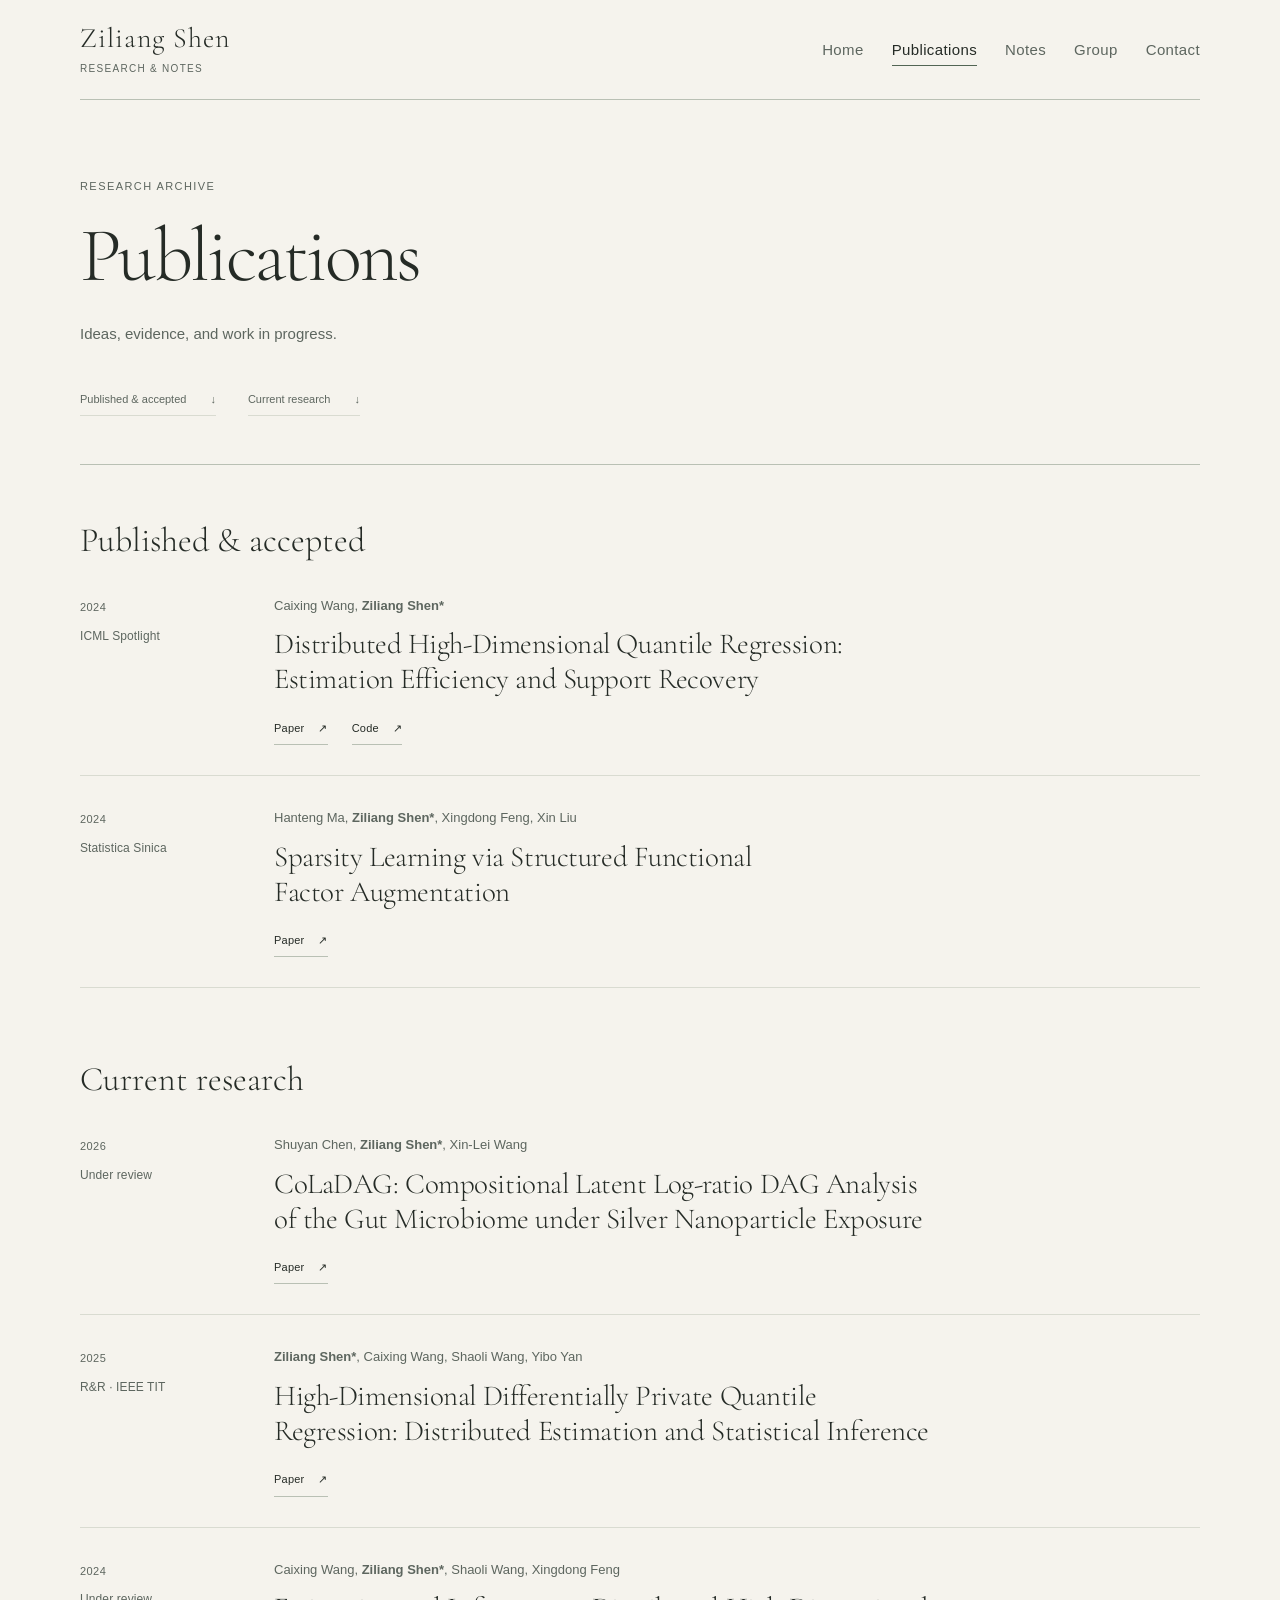
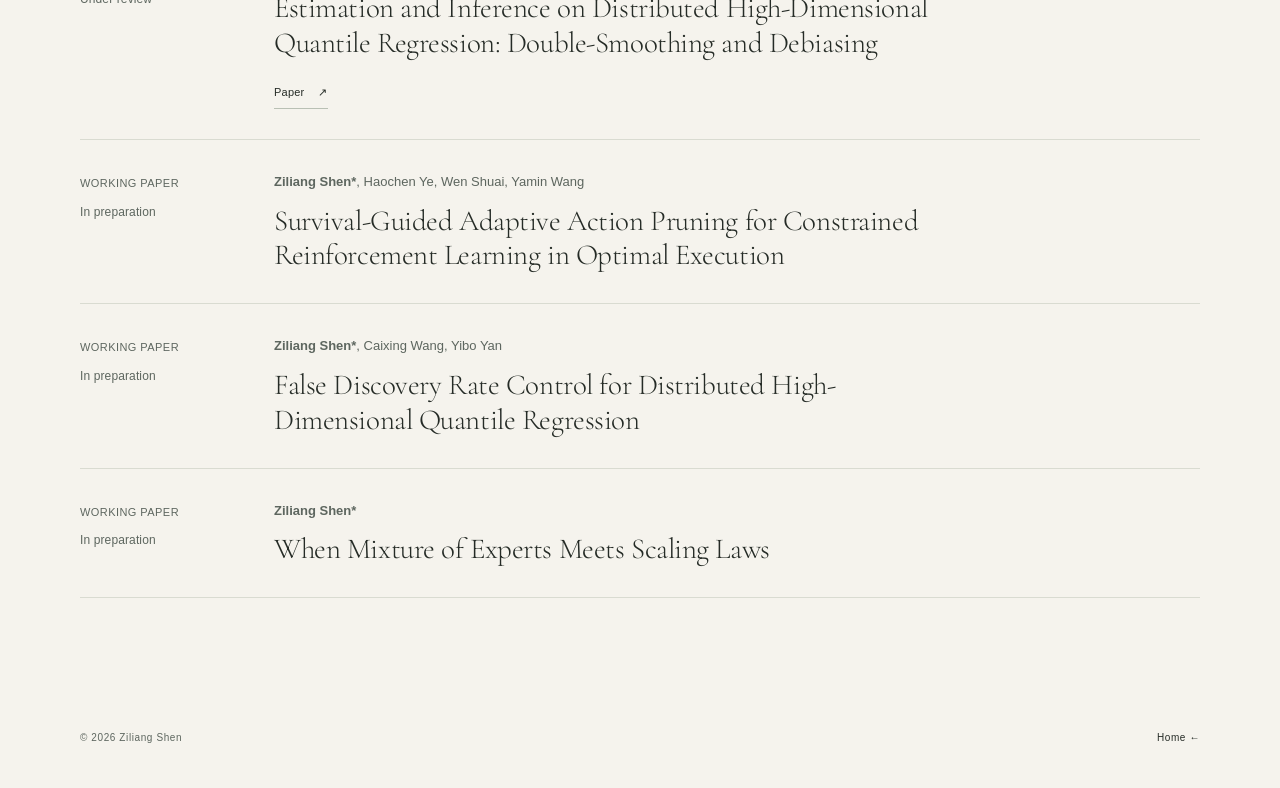
<file: publications.html>
<!DOCTYPE html>
<html lang="en">
  <head>
    <meta charset="UTF-8" />
    <meta name="viewport" content="width=device-width, initial-scale=1.0" />
    <meta
      name="description"
      content="Publications and current research by Ziliang Shen."
    />
    <meta name="theme-color" content="#f5f3ed" />
    <meta property="og:type" content="website" />
    <meta property="og:site_name" content="Ziliang Shen" />
    <meta property="og:title" content="Publications — Ziliang Shen" />
    <meta
      property="og:description"
      content="Publications and current research by Ziliang Shen."
    />
    <meta property="og:url" content="https://pinzek.github.io/publications.html" />
    <meta property="og:image" content="https://pinzek.github.io/assets/og.png" />
    <meta name="twitter:card" content="summary_large_image" />
    <link rel="canonical" href="https://pinzek.github.io/publications.html" />
    <title>Publications — Ziliang Shen</title>
    <link rel="icon" href="./assets/favicon.svg" type="image/svg+xml" />
    <link rel="preload" href="./assets/fonts/cormorant-garamond-latin-300.woff2" as="font" type="font/woff2" crossorigin />
    <link rel="stylesheet" href="style.css" />
    <link rel="stylesheet" href="mediaqueries.css" />
    <link rel="stylesheet" href="editorial.css?v=20261021-3" />
  </head>
  <body class="publications-page editorial-theme">
    <a class="skip-link" href="#main-content">Skip to main content</a>

    <header class="site-header">
      <nav class="site-nav shell" aria-label="Primary navigation">
        <a class="wordmark" href="./index.html" aria-label="Ziliang Shen, home">
          <span class="wordmark-name">Ziliang Shen<small>Research &amp; notes</small></span>
        </a>

        <button
          class="menu-toggle"
          type="button"
          aria-expanded="false"
          aria-controls="primary-menu"
          aria-label="Open navigation"
        >
          <span></span>
          <span></span>
          <span></span>
        </button>

        <ul class="nav-list" id="primary-menu">
          <li><a href="./index.html">Home</a></li>
          <li><a href="./publications.html" aria-current="page">Publications</a></li>
          <li><a href="./index.html#notes">Notes</a></li>
          <li><a href="./group.html">Group</a></li>
          <li><a href="./index.html#contact">Contact</a></li>
        </ul>
      </nav>
    </header>

    <main id="main-content">
      <section class="publications-hero page-hero shell" aria-labelledby="publications-title">
        <p class="hero-kicker">Research archive</p>
        <h1 id="publications-title">Publications</h1>
        <p class="page-intro">Ideas, evidence, and work in progress.</p>
        <nav class="page-index" aria-label="Publication sections">
          <a href="#published-title">Published &amp; accepted <span aria-hidden="true">↓</span></a>
          <a href="#current-title">Current research <span aria-hidden="true">↓</span></a>
        </nav>
      </section>

      <div class="publications-main shell">
        <section class="publication-group" aria-labelledby="published-title">
          <div class="group-heading">
            <h2 id="published-title">Published &amp; accepted</h2>
          </div>

          <div class="publication-list">
            <article class="publication">
              <div class="publication-meta">
                <time datetime="2024">2024</time>
                <span class="status">ICML Spotlight</span>
              </div>
              <div class="publication-body">
                <p class="authors">Caixing Wang, <strong>Ziliang Shen*</strong></p>
                <h3>Distributed High-Dimensional Quantile Regression: Estimation Efficiency and Support Recovery</h3>
                <div class="publication-links">
                  <a href="https://openreview.net/pdf?id=PDUQRBPkks" target="_blank" rel="noopener noreferrer">Paper <span aria-hidden="true">↗</span></a>
                  <a href="https://github.com/WangCaixing-96/DHSQR" target="_blank" rel="noopener noreferrer">Code <span aria-hidden="true">↗</span></a>
                </div>
              </div>
            </article>

            <article class="publication">
              <div class="publication-meta">
                <time datetime="2024">2024</time>
                <span class="status">Statistica Sinica</span>
              </div>
              <div class="publication-body">
                <p class="authors">Hanteng Ma, <strong>Ziliang Shen*</strong>, Xingdong Feng, Xin Liu</p>
                <h3>Sparsity Learning via Structured Functional Factor Augmentation</h3>
                <div class="publication-links">
                  <a href="https://arxiv.org/abs/2501.02244" target="_blank" rel="noopener noreferrer">Paper <span aria-hidden="true">↗</span></a>
                </div>
              </div>
            </article>
          </div>
        </section>

        <section class="publication-group" aria-labelledby="current-title">
          <div class="group-heading">
            <h2 id="current-title">Current research</h2>
          </div>

          <div class="publication-list">
            <article class="publication">
              <div class="publication-meta">
                <time datetime="2026">2026</time>
                <span class="status">Under review</span>
              </div>
              <div class="publication-body">
                <p class="authors">Shuyan Chen, <strong>Ziliang Shen*</strong>, Xin-Lei Wang</p>
                <h3>CoLaDAG: Compositional Latent Log-ratio DAG Analysis of the Gut Microbiome under Silver Nanoparticle Exposure</h3>
                <div class="publication-links">
                  <a href="https://arxiv.org/pdf/2607.23233" target="_blank" rel="noopener noreferrer">Paper <span aria-hidden="true">↗</span></a>
                </div>
              </div>
            </article>

            <article class="publication">
              <div class="publication-meta">
                <time datetime="2025">2025</time>
                <span class="status">R&amp;R · IEEE TIT</span>
              </div>
              <div class="publication-body">
                <p class="authors"><strong>Ziliang Shen*</strong>, Caixing Wang, Shaoli Wang, Yibo Yan</p>
                <h3>High-Dimensional Differentially Private Quantile Regression: Distributed Estimation and Statistical Inference</h3>
                <div class="publication-links">
                  <a href="https://arxiv.org/abs/2508.05212" target="_blank" rel="noopener noreferrer">Paper <span aria-hidden="true">↗</span></a>
                </div>
              </div>
            </article>

            <article class="publication">
              <div class="publication-meta">
                <time datetime="2024">2024</time>
                <span class="status">Under review</span>
              </div>
              <div class="publication-body">
                <p class="authors">Caixing Wang, <strong>Ziliang Shen*</strong>, Shaoli Wang, Xingdong Feng</p>
                <h3>Estimation and Inference on Distributed High-Dimensional Quantile Regression: Double-Smoothing and Debiasing</h3>
                <div class="publication-links">
                  <a href="https://wangcaixing96.com/files/DHSQR.pdf" target="_blank" rel="noopener noreferrer">Paper <span aria-hidden="true">↗</span></a>
                </div>
              </div>
            </article>

            <article class="publication">
              <div class="publication-meta">
                <span>Working paper</span>
                <span class="status">In preparation</span>
              </div>
              <div class="publication-body">
                <p class="authors"><strong>Ziliang Shen*</strong>, Haochen Ye, Wen Shuai, Yamin Wang</p>
                <h3>Survival-Guided Adaptive Action Pruning for Constrained Reinforcement Learning in Optimal Execution</h3>
              </div>
            </article>

            <article class="publication">
              <div class="publication-meta">
                <span>Working paper</span>
                <span class="status">In preparation</span>
              </div>
              <div class="publication-body">
                <p class="authors"><strong>Ziliang Shen*</strong>, Caixing Wang, Yibo Yan</p>
                <h3>False Discovery Rate Control for Distributed High-Dimensional Quantile Regression</h3>
              </div>
            </article>

            <article class="publication">
              <div class="publication-meta">
                <span>Working paper</span>
                <span class="status">In preparation</span>
              </div>
              <div class="publication-body">
                <p class="authors"><strong>Ziliang Shen*</strong></p>
                <h3>When Mixture of Experts Meets Scaling Laws</h3>
              </div>
            </article>
          </div>
        </section>
      </div>
    </main>

    <footer class="site-footer">
      <div class="shell footer-layout publications-footer">
        <p>© 2026 Ziliang Shen</p>
        <a href="./index.html">Home <span aria-hidden="true">←</span></a>
      </div>
    </footer>

    <script src="script.js?v=20261019-1"></script>
  </body>
</html>
</file>
<file: style.css>
:root {
  --paper: #f5f3ee;
  --paper-deep: #ece9e2;
  --surface: #faf9f6;
  --ink: #252a28;
  --muted: #6f7572;
  --faint: #929692;
  --accent: #756158;
  --accent-dark: #544842;
  --accent-soft: #e8e1dc;
  --green: #4f625c;
  --line: rgba(37, 42, 40, 0.13);
  --line-strong: rgba(37, 42, 40, 0.24);
  --shadow: 0 12px 32px rgba(37, 42, 40, 0.06);
  --font-serif: Georgia, "Times New Roman", Times, serif;
  --font-sans: Inter, "Helvetica Neue", Arial, "Noto Sans", sans-serif;
  --shell: min(1160px, calc(100% - 48px));
}

*,
*::before,
*::after {
  box-sizing: border-box;
}

html {
  scroll-behavior: smooth;
  scroll-padding-top: 96px;
}

body {
  margin: 0;
  background: var(--paper);
  color: var(--ink);
  font-family: var(--font-sans);
  font-size: 16px;
  line-height: 1.65;
  text-rendering: optimizeLegibility;
  -webkit-font-smoothing: antialiased;
}

img {
  display: block;
  max-width: 100%;
}

a {
  color: inherit;
  text-decoration: none;
}

button,
a {
  -webkit-tap-highlight-color: transparent;
}

button {
  color: inherit;
  font: inherit;
}

p,
h1,
h2,
h3,
h4,
blockquote,
figure {
  margin: 0;
}

ul {
  margin: 0;
  padding: 0;
  list-style: none;
}

strong {
  font-weight: 650;
}

::selection {
  background: var(--accent-soft);
  color: var(--ink);
}

:focus-visible {
  outline: 3px solid var(--accent);
  outline-offset: 4px;
}

.shell {
  width: var(--shell);
  margin-inline: auto;
}

.skip-link {
  position: fixed;
  top: 12px;
  left: 12px;
  z-index: 200;
  padding: 0.65rem 1rem;
  background: var(--ink);
  color: var(--surface);
  font-size: 0.85rem;
  font-weight: 700;
  transform: translateY(-150%);
  transition: transform 180ms ease;
}

.skip-link:focus {
  transform: translateY(0);
}

.site-header {
  position: sticky;
  top: 0;
  z-index: 100;
  border-bottom: 1px solid transparent;
  background: rgba(245, 243, 238, 0.92);
  backdrop-filter: blur(18px);
  transition: border-color 200ms ease, box-shadow 200ms ease;
}

.site-header.is-scrolled {
  border-color: var(--line);
  box-shadow: 0 6px 30px rgba(31, 41, 38, 0.06);
}

.site-nav {
  display: flex;
  min-height: 78px;
  align-items: center;
  justify-content: space-between;
  gap: 2rem;
}

.wordmark {
  display: inline-flex;
  align-items: center;
  gap: 0.75rem;
  font-weight: 650;
  letter-spacing: -0.01em;
}

.wordmark-mark {
  display: grid;
  width: 38px;
  height: 38px;
  place-items: center;
  border: 1px solid var(--ink);
  border-radius: 50%;
  font-family: var(--font-serif);
  font-size: 0.78rem;
  font-weight: 700;
  letter-spacing: 0.04em;
}

.wordmark-name {
  font-size: 0.96rem;
}

.nav-list {
  display: flex;
  align-items: center;
  gap: clamp(1.1rem, 2.4vw, 2.2rem);
}

.nav-list a {
  position: relative;
  padding-block: 0.4rem;
  color: var(--muted);
  font-size: 0.8rem;
  font-weight: 700;
  letter-spacing: 0.09em;
  text-transform: uppercase;
  transition: color 180ms ease;
}

.nav-list a::after {
  position: absolute;
  right: 0;
  bottom: 0;
  left: 0;
  height: 1px;
  background: var(--accent);
  content: "";
  transform: scaleX(0);
  transform-origin: right;
  transition: transform 180ms ease;
}

.nav-list a:hover,
.nav-list a:focus-visible {
  color: var(--ink);
}

.nav-list a[aria-current="page"] {
  color: var(--ink);
}

.nav-list a[aria-current="page"]::after {
  transform: scaleX(1);
}

.nav-list a:hover::after {
  transform: scaleX(1);
  transform-origin: left;
}

.menu-toggle {
  display: none;
  width: 46px;
  height: 46px;
  padding: 12px 9px;
  border: 1px solid var(--line-strong);
  border-radius: 50%;
  background: transparent;
  cursor: pointer;
}

.menu-toggle span {
  display: block;
  width: 22px;
  height: 1.5px;
  margin: 5px auto;
  background: var(--ink);
  transition: opacity 180ms ease, transform 180ms ease;
}

.menu-toggle.is-open span:first-child {
  transform: translateY(6.5px) rotate(45deg);
}

.menu-toggle.is-open span:nth-child(2) {
  opacity: 0;
}

.menu-toggle.is-open span:last-child {
  transform: translateY(-6.5px) rotate(-45deg);
}

.hero {
  display: grid;
  min-height: calc(100vh - 78px);
  padding-block: clamp(4rem, 9vw, 8.5rem);
  grid-template-columns: minmax(0, 1.16fr) minmax(320px, 0.84fr);
  align-items: center;
  gap: clamp(3rem, 7vw, 7.5rem);
}

.hero-copy {
  max-width: 690px;
}

.eyebrow {
  color: var(--accent);
  font-size: 0.72rem;
  font-weight: 800;
  letter-spacing: 0.17em;
  text-transform: uppercase;
}

.hero h1 {
  max-width: 620px;
  margin-top: 0;
  font-family: var(--font-serif);
  font-size: clamp(2.75rem, 4.8vw, 4.1rem);
  font-weight: 400;
  letter-spacing: -0.035em;
  line-height: 1;
}

.hero h1 span {
  display: block;
  margin-top: 1.15rem;
  color: var(--muted);
  font-family: "Songti SC", "STSong", var(--font-serif);
  font-size: 0.25em;
  font-weight: 400;
  letter-spacing: 0.18em;
  line-height: 1;
}

.hero-lede {
  max-width: 650px;
  margin-top: 1.75rem;
  font-family: var(--font-serif);
  font-size: clamp(1.2rem, 1.8vw, 1.65rem);
  line-height: 1.45;
}

.current-role {
  display: flex;
  margin-top: 1.15rem;
  align-items: center;
  gap: 0.55rem;
  color: var(--muted);
  font-size: 0.88rem;
  font-weight: 650;
}

.hero-actions {
  display: flex;
  margin-top: 2.3rem;
  align-items: center;
  flex-wrap: wrap;
  gap: 0.8rem;
}

.button {
  display: inline-flex;
  min-height: 48px;
  padding: 0.78rem 1.2rem;
  align-items: center;
  justify-content: center;
  border: 1px solid var(--ink);
  border-radius: 6px;
  font-size: 0.8rem;
  font-weight: 750;
  letter-spacing: 0.045em;
  transition: background 180ms ease, color 180ms ease;
}

.button-primary {
  background: var(--ink);
  color: var(--surface);
}

.button-primary:hover {
  background: #3c4240;
  border-color: #3c4240;
}

.button-secondary:hover {
  background: var(--surface);
}

.text-link {
  padding: 0.75rem 0.45rem;
  color: var(--accent-dark);
  font-family: var(--font-serif);
  font-size: 0.96rem;
  font-style: italic;
}

.text-link:hover {
  text-decoration: underline;
  text-underline-offset: 0.25rem;
}

.social-list {
  display: flex;
  margin-top: 1.4rem;
  flex-wrap: wrap;
  gap: 1.1rem;
}

.social-list a {
  color: var(--muted);
  font-size: 0.77rem;
  font-weight: 700;
  letter-spacing: 0.07em;
  text-transform: uppercase;
}

.social-list a:hover {
  color: var(--accent);
}

.hero-quote {
  margin-top: 3rem;
  padding-left: 1.3rem;
  border-left: 1px solid var(--accent);
}

.hero-quote p {
  color: var(--muted);
  font-family: var(--font-serif);
  font-size: 1rem;
  font-style: italic;
}

.hero-quote cite {
  display: block;
  margin-top: 0.25rem;
  color: var(--faint);
  font-size: 0.67rem;
  font-style: normal;
  font-weight: 700;
  letter-spacing: 0.12em;
  text-transform: uppercase;
}

.hero-portrait {
  position: relative;
}

.portrait-frame {
  position: relative;
  overflow: hidden;
  aspect-ratio: 0.77;
  background: var(--paper-deep);
  box-shadow: var(--shadow);
}

.portrait-frame img {
  width: 100%;
  height: 100%;
  object-fit: cover;
  object-position: center 46%;
  filter: saturate(0.74) contrast(1.02);
}

.hero-portrait figcaption {
  display: flex;
  margin-top: 0.9rem;
  justify-content: space-between;
  gap: 1rem;
  color: var(--muted);
  font-size: 0.67rem;
  font-weight: 700;
  letter-spacing: 0.09em;
  text-transform: uppercase;
}

.section {
  padding-block: clamp(5.5rem, 10vw, 10rem);
}

.section-tinted {
  border-block: 1px solid var(--line);
  background: #f8f6f1;
}

.section-heading {
  display: grid;
  margin-bottom: clamp(3.4rem, 7vw, 6.5rem);
  grid-template-columns: 56px minmax(300px, 1fr) minmax(280px, 0.75fr);
  align-items: start;
  gap: clamp(1.2rem, 4vw, 4rem);
}

.section-heading-minimal {
  display: block;
  margin-bottom: clamp(2.5rem, 5vw, 4rem);
}

.section-heading-minimal h2 {
  margin: 0;
  font-size: clamp(1.2rem, 1.7vw, 1.5rem);
  letter-spacing: 0;
}

.section-number {
  padding-top: 0.3rem;
  color: var(--accent);
  font-family: var(--font-serif);
  font-size: 0.85rem;
  font-style: italic;
}

.section-heading h2,
.reading-layout h2 {
  margin-top: 0.65rem;
  font-family: var(--font-serif);
  font-size: clamp(1.65rem, 2.25vw, 2.25rem);
  font-weight: 400;
  letter-spacing: -0.015em;
  line-height: 1.16;
}

.section-intro {
  padding-top: 1.75rem;
  color: var(--muted);
  font-family: var(--font-serif);
  font-size: 1rem;
  line-height: 1.55;
}

.about-grid {
  display: grid;
  grid-template-columns: minmax(260px, 0.58fr) minmax(0, 1.42fr);
  align-items: center;
  gap: clamp(3rem, 8vw, 7.5rem);
}

.about-portrait {
  position: relative;
  width: 100%;
  max-width: 340px;
  padding: 0 0 1.2rem 1.2rem;
  justify-self: start;
}

.about-portrait::before {
  position: absolute;
  bottom: 0;
  left: 0;
  width: 62%;
  height: 58%;
  background: var(--accent-soft);
  content: "";
}

.about-portrait picture {
  position: relative;
  display: block;
  width: 100%;
  overflow: hidden;
  aspect-ratio: 4 / 5;
}

.about-portrait img {
  width: 100%;
  height: 100%;
  object-fit: cover;
  object-position: center;
  filter: saturate(0.72);
}

.about-copy {
  display: grid;
  gap: 1.3rem;
  color: var(--muted);
}

.lead-copy {
  color: var(--ink);
  font-family: var(--font-serif);
  font-size: clamp(1.2rem, 1.8vw, 1.65rem);
  line-height: 1.5;
}

.about-experience {
  margin-top: clamp(5rem, 10vw, 9rem);
  padding-top: clamp(3rem, 6vw, 5rem);
  border-top: 1px solid var(--line);
}

.publication-portal {
  padding-block: clamp(2.8rem, 5vw, 4.5rem);
  border-block: 1px solid var(--line);
  background: #f8f6f1;
}

.publication-portal-inner {
  display: flex;
  align-items: baseline;
  justify-content: space-between;
  gap: 2rem;
}

.publication-portal h2 {
  font-family: var(--font-serif);
  font-size: clamp(1.2rem, 1.7vw, 1.5rem);
  font-weight: 400;
}

.publication-portal a {
  color: var(--accent-dark);
  font-size: 0.72rem;
  font-weight: 750;
  letter-spacing: 0.06em;
  text-transform: uppercase;
}

.publication-portal a:hover {
  text-decoration: underline;
  text-underline-offset: 0.25rem;
}

.publications-hero {
  padding-block: clamp(4.5rem, 8vw, 6.5rem);
  border-bottom: 1px solid var(--line);
}

.publications-hero h1 {
  font-family: var(--font-serif);
  font-size: clamp(2rem, 3vw, 2.65rem);
  font-weight: 400;
  letter-spacing: -0.02em;
  line-height: 1.1;
}

.publications-main {
  padding-block: clamp(4.5rem, 9vw, 8rem);
}

.publication-group + .publication-group {
  margin-top: clamp(5rem, 9vw, 8rem);
}

.group-heading {
  display: flex;
  margin-bottom: 1.1rem;
  align-items: baseline;
  justify-content: space-between;
  gap: 1rem;
}

.group-heading h2,
.group-heading h3 {
  font-family: var(--font-serif);
  font-size: clamp(1.15rem, 1.7vw, 1.4rem);
  font-weight: 400;
}

.group-heading p {
  color: var(--faint);
  font-size: 0.7rem;
  font-weight: 750;
  letter-spacing: 0.12em;
  text-transform: uppercase;
}

.publication-list {
  border-top: 1px solid var(--line-strong);
}

.publication {
  display: grid;
  padding-block: 2rem;
  border-bottom: 1px solid var(--line);
  grid-template-columns: minmax(150px, 0.32fr) minmax(0, 1fr);
  gap: clamp(1.8rem, 5vw, 5rem);
}

.publication-meta {
  display: flex;
  flex-direction: column;
  align-items: flex-start;
  gap: 0.7rem;
  color: var(--muted);
  font-size: 0.72rem;
  font-weight: 750;
  letter-spacing: 0.08em;
  text-transform: uppercase;
}

.status {
  display: inline-flex;
  padding: 0;
  color: var(--ink);
  font-family: var(--font-serif);
  font-size: clamp(0.95rem, 1.25vw, 1.08rem);
  font-weight: 400;
  letter-spacing: 0.01em;
  line-height: 1.35;
  text-transform: none;
}

.status-accent {
  color: var(--muted);
}

.authors {
  color: var(--muted);
  font-size: 0.8rem;
}

.publication h3,
.publication h4 {
  max-width: 890px;
  margin-top: 0.55rem;
  font-family: var(--font-serif);
  font-size: clamp(1.08rem, 1.55vw, 1.35rem);
  font-weight: 400;
  line-height: 1.32;
}

.publication-links {
  display: flex;
  margin-top: 1.1rem;
  gap: 1rem;
}

.publication-links a {
  color: var(--accent-dark);
  font-size: 0.73rem;
  font-weight: 800;
  letter-spacing: 0.08em;
  text-transform: uppercase;
}

.publication-links a:hover {
  text-decoration: underline;
  text-underline-offset: 0.25rem;
}

.experience-layout {
  display: grid;
  grid-template-columns: minmax(0, 1.35fr) minmax(280px, 0.65fr);
  gap: clamp(3rem, 8vw, 8rem);
}

.timeline {
  border-top: 1px solid var(--line-strong);
}

.timeline-item {
  display: grid;
  padding-block: 1.75rem;
  border-bottom: 1px solid var(--line);
  grid-template-columns: 118px 1fr;
  gap: 1.8rem;
}

.timeline-date {
  display: flex;
  flex-direction: column;
  color: var(--faint);
  font-size: 0.7rem;
  font-weight: 700;
  letter-spacing: 0.08em;
  text-transform: uppercase;
}

.timeline-label {
  color: var(--accent);
  font-size: 0.7rem;
  font-weight: 800;
  letter-spacing: 0.1em;
  text-transform: uppercase;
}

.timeline-item h3 {
  margin-top: 0.35rem;
  font-family: var(--font-serif);
  font-size: clamp(1.12rem, 1.6vw, 1.45rem);
  font-weight: 400;
  line-height: 1.3;
}

.credentials {
  align-self: start;
  padding: clamp(1.8rem, 4vw, 2.8rem);
  border: 1px solid var(--line);
  background: var(--surface);
}

.credential-block + .credential-block {
  margin-top: 3rem;
  padding-top: 2.2rem;
  border-top: 1px solid var(--line);
}

.credential {
  margin-top: 1.5rem;
}

.credential h3 {
  font-family: var(--font-serif);
  font-size: 1.2rem;
  font-weight: 400;
}

.credential p {
  margin-top: 0.25rem;
  color: var(--muted);
  font-size: 0.82rem;
}

.tag-list {
  display: flex;
  margin-top: 1.4rem;
  flex-wrap: wrap;
  gap: 0.55rem;
}

.tag-list li {
  padding: 0.42rem 0.7rem;
  border: 1px solid var(--line);
  border-radius: 999px;
  color: var(--muted);
  font-size: 0.7rem;
  font-weight: 650;
}

.notes-grid {
  display: grid;
  grid-template-columns: 1.18fr 0.82fr;
  gap: 1.2rem;
}

.note-card {
  min-height: 430px;
  padding: clamp(1.6rem, 4vw, 3rem);
  border: 1px solid var(--line);
  background: var(--surface);
}

.note-card-featured {
  border-color: var(--line-strong);
  border-left: 3px solid var(--green);
  background: var(--surface);
  color: var(--ink);
}

.note-meta {
  display: flex;
  align-items: center;
  justify-content: space-between;
  color: var(--faint);
  font-size: 0.68rem;
  font-weight: 800;
  letter-spacing: 0.11em;
  text-transform: uppercase;
}

.note-card-featured .note-meta,
.note-card-featured > p {
  color: var(--muted);
}

.note-card h3 {
  max-width: 620px;
  margin-top: 3.5rem;
  font-family: var(--font-serif);
  font-size: clamp(1.6rem, 3vw, 2.4rem);
  font-weight: 400;
  letter-spacing: -0.025em;
  line-height: 1.12;
}

.note-card > p {
  margin-top: 1rem;
  color: var(--muted);
  font-size: 0.8rem;
}

.note-links {
  display: flex;
  margin-top: 3rem;
  flex-wrap: wrap;
  gap: 0.55rem;
}

.note-links a {
  padding: 0.48rem 0.72rem;
  border: 1px solid var(--line);
  border-radius: 999px;
  color: var(--accent-dark);
  font-size: 0.68rem;
  font-weight: 750;
  transition: background 180ms ease, color 180ms ease;
}

.note-links a:hover {
  background: var(--accent-soft);
}

.note-card-featured .note-links a {
  border-color: var(--line);
  color: var(--accent-dark);
}

.note-card-featured .note-links a:hover {
  background: var(--paper-deep);
  color: var(--accent-dark);
}

.contact-grid {
  display: grid;
  grid-template-columns: 0.95fr 1.05fr;
  align-items: center;
  gap: clamp(3rem, 8vw, 8rem);
}

.contact-copy {
  display: grid;
  gap: 2.6rem;
}

.contact-note {
  max-width: 34rem;
  color: var(--muted);
  font-family: var(--font-serif);
  font-size: 1.08rem;
}

.contact-email {
  display: grid;
  padding-block: 1.2rem;
  border-block: 1px solid var(--line-strong);
  grid-template-columns: 1fr auto;
  align-items: center;
  gap: 0.3rem 1rem;
  transition: color 180ms ease;
}

.contact-email:hover {
  color: var(--accent-dark);
}

.contact-email > span:first-child {
  color: var(--muted);
  font-size: 0.7rem;
  font-weight: 750;
  letter-spacing: 0.1em;
  text-transform: uppercase;
}

.contact-email strong {
  grid-column: 1;
  font-family: var(--font-serif);
  font-size: clamp(1rem, 2.2vw, 1.35rem);
  font-weight: 400;
  overflow-wrap: anywhere;
}

.contact-email > span:last-child {
  grid-row: 1 / 3;
  grid-column: 2;
  font-size: 1.25rem;
}

.photo-card {
  width: 100%;
  max-width: 520px;
  overflow: hidden;
  background: var(--surface);
  box-shadow: var(--shadow);
  justify-self: end;
}

.photo-card a {
  display: block;
  overflow: hidden;
}

.photo-card picture {
  display: block;
  width: 100%;
  overflow: hidden;
  aspect-ratio: 4 / 3;
}

.photo-card img {
  width: 100%;
  height: 100%;
  object-fit: cover;
  object-position: center;
  filter: saturate(0.76) contrast(1.04);
  transition: filter 200ms ease;
}

.photo-card a:hover img {
  filter: saturate(0.85) contrast(1.02);
}

.photo-card figcaption {
  display: flex;
  padding: 1rem 1.2rem;
  justify-content: space-between;
  gap: 1rem;
  color: var(--muted);
  font-size: 0.68rem;
  font-weight: 700;
  letter-spacing: 0.06em;
  text-transform: uppercase;
}

.reading-strip {
  padding-block: clamp(4.5rem, 8vw, 7rem);
  border-block: 1px solid var(--line);
  background: var(--paper-deep);
  color: var(--ink);
}

.reading-layout {
  display: grid;
  grid-template-columns: 0.65fr 1.35fr;
  gap: clamp(3rem, 8vw, 8rem);
}

.reading-layout h2 {
  margin-top: 0.55rem;
  font-size: clamp(1.65rem, 2.25vw, 2.25rem);
}

.reading-strip .eyebrow {
  color: var(--accent);
}

.reading-links {
  border-top: 1px solid var(--line-strong);
}

.reading-links a {
  display: grid;
  padding-block: 1.3rem;
  border-bottom: 1px solid var(--line);
  grid-template-columns: 1fr auto 24px;
  align-items: center;
  gap: 1rem;
  transition: color 180ms ease;
}

.reading-links a:hover {
  color: var(--accent-dark);
}

.reading-links span {
  font-family: var(--font-serif);
  font-size: 1.22rem;
}

.reading-links small {
  color: var(--muted);
  font-size: 0.66rem;
  font-weight: 700;
  letter-spacing: 0.08em;
  text-transform: uppercase;
}

.reading-links b {
  font-weight: 400;
}

.site-footer {
  border-top: 1px solid var(--line);
  background: var(--paper-deep);
  color: var(--muted);
}

.footer-layout {
  display: grid;
  min-height: 120px;
  grid-template-columns: 1fr auto 1fr;
  align-items: center;
  gap: 2rem;
  font-size: 0.68rem;
  font-weight: 700;
  letter-spacing: 0.08em;
  text-transform: uppercase;
}

.footer-layout p:nth-child(2) {
  text-align: center;
}

.footer-layout a {
  justify-self: end;
  color: var(--ink);
}

.footer-layout a:hover {
  color: var(--accent-dark);
}

.home-page .footer-layout,
.publications-footer {
  grid-template-columns: 1fr 1fr;
}

.home-page .footer-layout a,
.publications-footer a {
  justify-self: end;
}

/* GROUP PAGE */

.group-hero {
  min-height: auto;
  padding-block: clamp(4.5rem, 8vw, 6.5rem);
  border-bottom: 1px solid var(--line);
}

.group-hero h1 {
  margin-top: 0.7rem;
  font-family: var(--font-serif);
  font-size: clamp(2.2rem, 3.6vw, 3.2rem);
  font-weight: 400;
  letter-spacing: -0.025em;
  line-height: 1.08;
}

.group-news {
  display: grid;
  padding-block: 2.4rem;
  border-bottom: 1px solid var(--line);
  grid-template-columns: minmax(180px, 0.45fr) minmax(0, 1.55fr);
  align-items: start;
  gap: clamp(2rem, 7vw, 7rem);
}

.group-news h2 {
  margin-top: 0.35rem;
  font-family: var(--font-serif);
  font-size: 1.3rem;
  font-weight: 400;
}

.news-list {
  border-top: 1px solid var(--line-strong);
}

.news-item {
  display: grid;
  padding-block: 1.2rem;
  border-bottom: 1px solid var(--line);
  grid-template-columns: 110px minmax(0, 1fr);
  gap: 1.5rem;
}

.news-item time {
  color: var(--faint);
  font-size: 0.68rem;
  font-weight: 700;
  letter-spacing: 0.06em;
  text-transform: uppercase;
}

.news-item p {
  color: var(--muted);
  font-size: 0.84rem;
}

.news-item a {
  color: var(--ink);
  text-decoration: underline;
  text-decoration-color: var(--line-strong);
  text-underline-offset: 0.2rem;
}

.news-item a:hover {
  color: var(--accent-dark);
  text-decoration-color: currentColor;
}

.group-members-section {
  padding-block: clamp(4.5rem, 9vw, 8rem);
}

.group-section-heading {
  display: grid;
  margin-bottom: 2.4rem;
  grid-template-columns: 56px 1fr;
  gap: 1.2rem;
}

.group-section-heading h2,
.contribution-note h2 {
  margin-top: 0.45rem;
  font-family: var(--font-serif);
  font-size: clamp(1.55rem, 2vw, 1.95rem);
  font-weight: 400;
}

.member-grid {
  display: grid;
  border-top: 1px solid var(--line-strong);
  grid-template-columns: repeat(2, minmax(0, 1fr));
  column-gap: clamp(2rem, 6vw, 5rem);
}

.member-card {
  display: grid;
  min-height: 210px;
  padding-block: 2rem;
  border-bottom: 1px solid var(--line);
  grid-template-columns: 112px minmax(0, 1fr);
  align-items: start;
  gap: 1.6rem;
}

.member-media {
  display: grid;
  width: 112px;
  overflow: hidden;
  aspect-ratio: 4 / 5;
  background: var(--paper-deep);
  place-items: center;
}

.member-media img {
  width: 100%;
  height: 100%;
  object-fit: cover;
  filter: saturate(0.72);
}

.member-initials {
  color: var(--muted);
  font-family: var(--font-serif);
  font-size: 1.5rem;
}

.member-role {
  color: var(--accent);
  font-size: 0.65rem;
  font-weight: 750;
  letter-spacing: 0.11em;
  text-transform: uppercase;
}

.member-name {
  display: flex;
  margin-top: 0.35rem;
  align-items: baseline;
  flex-wrap: wrap;
  gap: 0.6rem;
  font-family: var(--font-serif);
  font-size: 1.25rem;
  font-weight: 400;
}

.member-name span {
  color: var(--muted);
  font-family: "Songti SC", "STSong", var(--font-serif);
  font-size: 0.72em;
  font-weight: 400;
}

.member-bio {
  margin-top: 0.75rem;
  color: var(--muted);
  font-size: 0.82rem;
  line-height: 1.55;
}

.member-interests {
  margin-top: 0.6rem;
  color: var(--faint);
  font-size: 0.72rem;
}

.member-links {
  display: flex;
  margin-top: 1rem;
  flex-wrap: wrap;
  gap: 1rem;
}

.member-links a,
.contribution-note a {
  color: var(--accent-dark);
  font-size: 0.68rem;
  font-weight: 750;
  letter-spacing: 0.06em;
  text-transform: uppercase;
}

.member-links a:hover,
.contribution-note a:hover {
  text-decoration: underline;
  text-underline-offset: 0.25rem;
}

.member-empty {
  padding-block: 2rem;
  color: var(--muted);
  font-family: var(--font-serif);
}

.contribution-note {
  display: grid;
  margin-top: clamp(4rem, 8vw, 7rem);
  padding-top: 1.5rem;
  border-top: 1px solid var(--line-strong);
  grid-template-columns: minmax(220px, 0.7fr) minmax(280px, 1fr) auto;
  align-items: end;
  gap: clamp(1.5rem, 5vw, 4rem);
}

.contribution-note > p {
  color: var(--muted);
  font-size: 0.84rem;
}

.contribution-links {
  display: grid;
  justify-items: start;
  gap: 0.65rem;
}
</file>
<file: mediaqueries.css>
@media (max-width: 980px) {
  .hero {
    min-height: auto;
    padding-block: 5.5rem 7rem;
    grid-template-columns: minmax(0, 1.05fr) minmax(270px, 0.7fr);
    gap: 3.5rem;
  }

  .hero h1 {
    font-size: clamp(2.7rem, 5.5vw, 3.8rem);
  }

  .section-heading {
    grid-template-columns: 40px 1fr;
  }

  .section-intro {
    max-width: 660px;
    padding-top: 0;
    grid-column: 2;
  }

  .experience-layout,
  .contact-grid,
  .reading-layout {
    grid-template-columns: 1fr;
  }

  .photo-card {
    width: min(100%, 520px);
    justify-self: center;
  }

  .credentials {
    display: grid;
    grid-template-columns: 1fr 1fr;
    gap: 2.5rem;
  }

  .credential-block + .credential-block {
    margin-top: 0;
    padding-top: 0;
    padding-left: 2.5rem;
    border-top: 0;
    border-left: 1px solid var(--line);
  }

  .notes-grid {
    grid-template-columns: 1fr;
  }

  .note-card {
    min-height: 360px;
  }

  .contact-copy {
    max-width: 760px;
  }

  .group-news {
    grid-template-columns: 1fr;
    gap: 1.3rem;
  }

  .member-grid {
    grid-template-columns: 1fr;
  }

  .contribution-note {
    grid-template-columns: 1fr 1fr;
  }

  .contribution-links {
    grid-column: 2;
  }

}

@media (max-width: 760px) {
  :root {
    --shell: min(100% - 32px, 680px);
  }

  html {
    scroll-padding-top: 78px;
  }

  .site-nav {
    min-height: 70px;
  }

  .js .menu-toggle {
    display: block;
  }

  .nav-list {
    display: flex;
    padding-block: 0.8rem 1.2rem;
    flex-wrap: wrap;
    justify-content: flex-end;
    gap: 0.5rem 1rem;
  }

  .nav-list a {
    font-size: 0.7rem;
  }

  .js .nav-list {
    position: absolute;
    top: calc(100% + 1px);
    right: 0;
    left: 0;
    display: grid;
    padding: 1rem 16px 1.4rem;
    border-bottom: 1px solid var(--line);
    background: rgba(245, 243, 238, 0.98);
    box-shadow: 0 18px 36px rgba(31, 41, 38, 0.08);
    gap: 0;
    opacity: 0;
    pointer-events: none;
    transform: translateY(-8px);
    transition: opacity 180ms ease, transform 180ms ease;
  }

  .js .nav-list.is-open {
    opacity: 1;
    pointer-events: auto;
    transform: translateY(0);
  }

  .js .nav-list a {
    display: block;
    padding: 0.8rem 0.3rem;
    border-bottom: 1px solid var(--line);
    font-size: 0.78rem;
  }

  .js .nav-list li:last-child a {
    border-bottom: 0;
  }

  .hero {
    padding-block: 4.5rem 6.5rem;
    grid-template-columns: 1fr;
    gap: 4.5rem;
  }

  .hero-copy {
    max-width: 620px;
  }

  .hero h1 {
    font-size: clamp(2.7rem, 9vw, 3.5rem);
  }

  .hero-lede {
    font-size: clamp(1.15rem, 4.8vw, 1.5rem);
  }

  .hero-portrait {
    width: min(84%, 450px);
    margin-inline: auto;
  }

  .about-grid {
    grid-template-columns: 1fr;
  }

  .about-portrait {
    width: min(72%, 340px);
    margin-inline: auto;
    justify-self: center;
  }

  .publication {
    grid-template-columns: 1fr;
    gap: 1.2rem;
  }

  .publication-meta {
    flex-direction: row;
    align-items: center;
    justify-content: space-between;
  }

  .group-heading {
    align-items: flex-start;
    flex-direction: column;
    gap: 0.3rem;
  }

  .photo-card figcaption {
    flex-direction: column;
    gap: 0.25rem;
  }

  .footer-layout {
    min-height: 160px;
    padding-block: 2rem;
    grid-template-columns: 1fr;
    text-align: center;
    gap: 0.7rem;
  }

  .footer-layout a {
    justify-self: center;
  }

  .home-page .footer-layout,
  .publications-footer {
    grid-template-columns: 1fr;
  }

  .home-page .footer-layout a,
  .publications-footer a {
    justify-self: center;
  }
}

@media (max-width: 520px) {
  .wordmark-name {
    display: none;
  }

  .hero h1 {
    font-size: clamp(2.55rem, 13vw, 3.1rem);
  }

  .current-role {
    align-items: flex-start;
    flex-direction: column;
    gap: 0.05rem;
  }

  .current-role span {
    display: none;
  }

  .hero-actions {
    align-items: stretch;
  }

  .button {
    flex: 1 1 calc(50% - 0.5rem);
  }

  .text-link {
    flex-basis: 100%;
  }

  .section-heading {
    grid-template-columns: 1fr;
    gap: 0.8rem;
  }

  .section-number {
    padding-top: 0;
  }

  .section-intro {
    grid-column: 1;
  }

  .section-heading h2,
  .reading-layout h2 {
    font-size: clamp(1.55rem, 6.5vw, 1.95rem);
  }

  .about-portrait {
    width: min(82%, 320px);
  }

  .timeline-item {
    grid-template-columns: 1fr;
    gap: 0.7rem;
  }

  .timeline-date {
    flex-direction: row;
    gap: 0.5rem;
  }

  .timeline-date > * + *::before {
    margin-right: 0.5rem;
    content: "—";
  }

  .credentials {
    grid-template-columns: 1fr;
  }

  .credential-block + .credential-block {
    margin-top: 0;
    padding-top: 2rem;
    padding-left: 0;
    border-top: 1px solid var(--line);
    border-left: 0;
  }

  .note-card {
    min-height: 380px;
  }

  .note-card h3 {
    font-size: clamp(1.5rem, 7.5vw, 2.1rem);
  }

  .reading-links a {
    grid-template-columns: 1fr 24px;
  }

  .reading-links small {
    display: none;
  }

  .group-hero {
    min-height: auto;
    padding-block: 4.5rem;
  }

  .group-hero h1 {
    font-size: 2.2rem;
  }

  .group-section-heading {
    grid-template-columns: 1fr;
    gap: 0.65rem;
  }

  .news-item {
    grid-template-columns: 1fr;
    gap: 0.45rem;
  }

  .member-card {
    min-height: 0;
    grid-template-columns: 88px minmax(0, 1fr);
    gap: 1.1rem;
  }

  .member-media {
    width: 88px;
  }

  .contribution-note {
    grid-template-columns: 1fr;
    align-items: start;
    gap: 1rem;
  }

  .contribution-links {
    grid-column: 1;
  }

}

@media (prefers-reduced-motion: reduce) {
  html {
    scroll-behavior: auto;
  }

  *,
  *::before,
  *::after {
    scroll-behavior: auto !important;
    transition-duration: 0.01ms !important;
    animation-duration: 0.01ms !important;
    animation-iteration-count: 1 !important;
  }
}

@media (prefers-contrast: more) {
  :root {
    --muted: #3e4744;
    --faint: #4f5955;
    --line: rgba(31, 41, 38, 0.4);
    --line-strong: rgba(31, 41, 38, 0.65);
  }
}
</file>
<file: editorial.css>
/* Shared editorial system. Content is visible without scripts or animation. */
@font-face {
  font-family: "Cormorant Garamond";
  src: url("./assets/fonts/cormorant-garamond-latin-300.woff2") format("woff2");
  font-style: normal;
  font-weight: 300;
  font-display: swap;
}
@font-face {
  font-family: "Cormorant Garamond";
  src: url("./assets/fonts/cormorant-garamond-latin-300-italic.woff2") format("woff2");
  font-style: italic;
  font-weight: 300;
  font-display: swap;
}

.editorial-theme {
  --paper: #f5f3ed;
  --paper-deep: #eeeee7;
  --surface: #f8f7f2;
  --ink: #252b26;
  --muted: #5d665f;
  --faint: #626b63;
  --accent: #526554;
  --accent-dark: #334737;
  --accent-soft: #e2e6dc;
  --green: #526554;
  --line: #d9dbd1;
  --line-strong: #b9c0b4;
  --shadow: none;
  --font-serif: "Cormorant Garamond", "Palatino Linotype", Georgia, serif;
  --font-sans: "Helvetica Neue", Arial, "Microsoft YaHei", sans-serif;
  --shell: min(1120px, calc(100% - 96px));
  color: var(--ink);
  background: var(--paper);
  font-family: var(--font-sans);
  line-height: 1.8;
}
html { scroll-behavior: auto; scroll-padding-top: 112px; }
.editorial-theme :focus-visible { outline: 2px solid var(--accent); outline-offset: 5px; }
.editorial-theme strong { font-weight: 600; }
.editorial-theme h1, .editorial-theme h2, .editorial-theme h3 { text-wrap: balance; }
.editorial-theme p { text-wrap: pretty; }
.editorial-theme img { filter: none; }

/* A masthead, a visible contents list, and one fine rule. */
.editorial-theme .site-header,
.editorial-theme .site-header.is-scrolled {
  background: var(--paper);
  border: 0;
  box-shadow: none;
  backdrop-filter: none;
}
.editorial-theme .site-nav { min-height: 100px; border-bottom: 1px solid var(--line-strong); gap: 2rem; }
.editorial-theme .wordmark { display: block; font-weight: 300; }
.editorial-theme .wordmark-name { display: block; font: 300 28px/1.1 var(--font-serif); letter-spacing: 0.035em; }
.editorial-theme .wordmark-name small { display: block; margin-top: 8px; font: 400 10px/1.4 var(--font-sans); letter-spacing: 0.13em; text-transform: uppercase; color: var(--muted); }
.editorial-theme .nav-list { gap: 28px; }
.editorial-theme .nav-list a { display: inline-block; padding-block: 12px; font-size: 15px; font-weight: 400; letter-spacing: 0.025em; text-transform: none; }
.editorial-theme .nav-list a::after { bottom: 9px; }
.editorial-theme .menu-toggle { border: 0; border-radius: 0; }

/* Keep the opening text and portrait together across screen sizes. */
.editorial-theme .hero {
  position: relative;
  max-width: 1040px;
  min-height: 0;
  padding-block: 60px 24px;
  grid-template-columns: minmax(0, 520px) minmax(240px, 340px);
  justify-content: center;
  align-items: center;
  column-gap: clamp(40px, 5vw, 80px);
  row-gap: 32px;
  border-bottom: 1px solid var(--line-strong);
}
.hero-kicker, .section-kicker, .editorial-theme .eyebrow {
  color: var(--muted);
  font: 400 11px/1.6 var(--font-sans);
  letter-spacing: 0.13em;
  text-transform: uppercase;
}
.hero-kicker { margin-bottom: 22px; }
.editorial-theme .hero h1 { max-width: none; font: 300 clamp(64px, 6.2vw, 88px)/1.05 var(--font-serif); letter-spacing: -0.04em; }
.editorial-theme .hero h1 .name-first,
.editorial-theme .hero h1 .name-last { display: inline-block; margin: 0; color: var(--ink); font: inherit; letter-spacing: inherit; }
.editorial-theme .hero h1 .name-last { margin-left: 0.05em; font-style: italic; }
.editorial-theme .hero h1 .name-chinese { margin-top: 14px; color: var(--muted); font: 400 15px/1.5 "Songti SC", "SimSun", serif; letter-spacing: 0.32em; }
.editorial-theme .hero-lede { max-width: 480px; margin-top: 24px; font: 400 17px/1.85 var(--font-sans); }
.editorial-theme .current-role { flex-wrap: wrap; margin-top: 14px; color: var(--muted); font-size: 12px; font-weight: 400; gap: 0.45rem; }
.editorial-theme .hero-actions { margin-top: 22px; gap: 8px 24px; }
.editorial-theme .hero-actions .button { flex: 0 0 auto; }
.editorial-theme .button,
.editorial-theme .text-link {
  min-height: 44px;
  padding: 8px 0;
  border: 0;
  border-bottom: 1px solid var(--line-strong);
  border-radius: 0;
  gap: 16px;
  background: transparent;
  color: var(--ink);
  font: 400 12px/1.6 var(--font-sans);
  letter-spacing: 0.02em;
  transition: color 160ms ease, border-color 160ms ease;
}
.editorial-theme .button:hover,
.editorial-theme .text-link:hover { background: transparent; color: var(--accent); border-color: var(--accent); text-decoration: none; }
.editorial-theme .social-list { gap: 20px; margin-top: 14px; }
.editorial-theme .social-list a { padding-block: 6px; font-size: 11px; font-weight: 400; letter-spacing: 0.04em; text-transform: none; }
.editorial-theme .hero-portrait { width: 100%; max-width: 340px; margin: 0; justify-self: start; }
.editorial-theme .portrait-frame { aspect-ratio: 1; box-shadow: none; }
.editorial-theme .portrait-frame picture { display: block; width: 100%; height: 100%; }
.editorial-theme .portrait-frame img { object-position: center; }
.editorial-theme .hero-portrait figcaption { display: block; margin-top: 18px; font: 400 11px/1.8 var(--font-sans); text-transform: none; letter-spacing: 0.02em; }
.portrait-caption-name { display: block; color: var(--ink); }
.portrait-caption-name span { margin-left: 0.4rem; font-size: 10px; }
.editorial-theme .hero-portrait figcaption > span:last-child { display: block; margin-top: 3px; color: var(--muted); font-size: 10px; }
.editorial-theme .hero-portrait figcaption b { font-weight: 400; }
.hero-scroll { display: inline-flex; grid-column: 1 / -1; justify-self: start; align-items: center; gap: 12px; font-size: 10px; letter-spacing: 0.08em; color: var(--muted); }

/* A shared editorial grid keeps labels, text, and records aligned. */
.editorial-theme .section { padding-block: 88px; }
.editorial-theme .section-heading { display: grid; grid-template-columns: 170px minmax(0, 1fr) auto; align-items: baseline; gap: 24px; margin-bottom: 44px; }
.section-kicker { display: flex; gap: 18px; }
.section-kicker span { font-variant-numeric: tabular-nums; }
.heading-aside { color: var(--muted); font-size: 11px; letter-spacing: 0.02em; }
.editorial-theme .section-heading h2 { margin: 0; font: 300 clamp(32px, 3vw, 40px)/1.15 var(--font-serif); letter-spacing: -0.025em; }
.section-action { display: inline-flex; align-items: center; gap: 20px; padding-block: 8px; color: var(--muted); font-size: 11px; border-bottom: 1px solid var(--line-strong); white-space: nowrap; }
.section-action:hover { color: var(--ink); border-color: var(--ink); }
.editorial-theme #about { display: grid; max-width: 1040px; grid-template-columns: minmax(0, 660px) minmax(180px, 280px); justify-content: space-between; column-gap: clamp(36px, 5vw, 72px); row-gap: 26px; padding-block: 64px; }
.editorial-theme #about .section-heading { display: block; grid-column: 1; grid-row: 1; margin: 0; }
.editorial-theme #about .section-heading h2 { margin-top: 14px; }
.editorial-theme .about-grid { display: contents; }
.editorial-theme .about-portrait { grid-column: 2; grid-row: 1 / 3; align-self: center; justify-self: end; width: 100%; max-width: 280px; padding: 0; margin: 0; }
.editorial-theme .about-portrait::before { content: none; }
.editorial-theme .about-portrait picture { aspect-ratio: 4 / 5; }
.editorial-theme .about-copy { grid-column: 1; grid-row: 2; color: var(--muted); font-size: 15px; line-height: 1.85; gap: 20px; }
.editorial-theme .lead-copy { color: var(--ink); font: 400 17px/1.9 var(--font-sans); }
.editorial-theme .hero-quote { margin-top: 4px; padding: 18px 0 0; border: 0; border-top: 1px solid var(--line); }
.editorial-theme .hero-quote p { font: italic 300 26px/1.45 var(--font-serif); color: var(--ink); }
.editorial-theme .hero-quote cite { margin-top: 10px; font-size: 10px; font-weight: 400; letter-spacing: 0.1em; }
.editorial-theme .selected-research { border-top: 1px solid var(--line); }
.editorial-theme .publication-list { border-top: 0; }
.editorial-theme .publication { grid-template-columns: 170px minmax(0, 660px); gap: 24px; padding-block: 30px; border-bottom: 1px solid var(--line); }
.editorial-theme .publication:first-child { padding-top: 0; }
.editorial-theme .publication-meta { padding-top: 4px; gap: 9px; font-size: 11px; font-weight: 400; letter-spacing: 0.04em; }
.editorial-theme .publication-meta time { font-variant-numeric: tabular-nums; }
.editorial-theme .status { max-width: 150px; font: 400 12px/1.65 var(--font-sans); color: var(--muted); }
.editorial-theme .authors { font-size: 13px; line-height: 1.9; }
.editorial-theme .publication h3 { margin-top: 9px; max-width: 660px; font: 300 29px/1.2 var(--font-serif); letter-spacing: -0.015em; text-wrap: pretty; }
.editorial-theme .publication-links { margin-top: 16px; gap: 24px; }
.editorial-theme .publication-links a { display: inline-flex; align-items: center; min-height: 32px; gap: 14px; color: var(--ink); font-size: 11px; font-weight: 400; letter-spacing: 0.02em; text-transform: none; border-bottom: 1px solid var(--line-strong); }
.editorial-theme #notes { background: var(--paper-deep); border: 0; }
.editorial-theme .notes-grid { display: block; border-top: 0; }
.editorial-theme .note-card { display: grid; grid-template-columns: 170px minmax(0, 660px); column-gap: 24px; min-height: 0; padding: 30px 0; border: 0; border-bottom: 1px solid var(--line-strong); background: transparent; }
.editorial-theme .note-card:first-child { padding-top: 0; }
.editorial-theme .note-card:last-child { border-bottom: 0; padding-bottom: 0; }
.editorial-theme .note-meta { grid-column: 1; grid-row: 1 / 4; flex-direction: column; align-items: start; justify-content: flex-start; gap: 9px; padding-top: 5px; font-size: 10px; font-weight: 400; letter-spacing: 0.09em; }
.editorial-theme .note-meta time { order: -1; font-size: 11px; font-variant-numeric: tabular-nums; }
.editorial-theme .note-card h3 { grid-column: 2; max-width: 660px; margin: 0; font: 300 34px/1.2 var(--font-serif); letter-spacing: -0.02em; }
.editorial-theme .note-card > p { grid-column: 2; margin-top: 10px; font-size: 12px; }
.editorial-theme .note-links { grid-column: 2; margin-top: 20px; gap: 8px 20px; }
.editorial-theme .note-links a { display: inline-flex; align-items: center; min-height: 32px; padding: 2px 0; border: 0; border-bottom: 1px solid var(--line-strong); border-radius: 0; font-size: 11px; font-weight: 400; color: var(--ink); background: transparent; }
.editorial-theme .note-links a:hover { border-color: var(--ink); background: transparent; }
.editorial-theme .about-experience { margin: 0; padding: 0; border: 0; }
.editorial-theme .experience-layout { grid-template-columns: minmax(0, 1.6fr) minmax(220px, 0.7fr); gap: 70px; }
.editorial-theme .timeline { border-top: 0; }
.editorial-theme .timeline-item { grid-template-columns: 170px minmax(0, 1fr); gap: 24px; padding-block: 24px; }
.editorial-theme .timeline-item:first-child { padding-top: 0; }
.editorial-theme .timeline-date { flex-direction: column; color: var(--muted); font-size: 11px; font-weight: 400; letter-spacing: 0.025em; gap: 4px; font-variant-numeric: tabular-nums; }
.editorial-theme .timeline-date > * + *::before { content: none; }
.editorial-theme .timeline-label { color: var(--muted); font-size: 10px; font-weight: 400; letter-spacing: 0.05em; line-height: 1.8; }
.editorial-theme .timeline-item h3 { margin-top: 10px; font: 300 24px/1.3 var(--font-serif); text-wrap: pretty; }
.editorial-theme .credentials { display: block; padding: 0 0 0 32px; border: 0; border-left: 1px solid var(--line); background: transparent; }
.editorial-theme .credential h3 { font: 300 24px/1.3 var(--font-serif); }
.editorial-theme .credential p { font-size: 12px; line-height: 1.85; }
.editorial-theme .credential-block + .credential-block { margin-top: 32px; padding: 28px 0 0; border-left: 0; border-top: 1px solid var(--line); }
.editorial-theme .tag-list { margin-top: 18px; gap: 8px 14px; }
.editorial-theme .tag-list li { padding: 0; border: 0; font-size: 11px; font-weight: 400; }
.editorial-theme .tag-list li:not(:last-child)::after { content: "/"; margin-left: 14px; color: var(--line-strong); }
.editorial-theme #contact { border-top: 1px solid var(--line); }
.editorial-theme .contact-grid { grid-template-columns: 1fr 1fr; align-items: start; gap: 80px; }
.editorial-theme .contact-copy { gap: 30px; padding-left: 194px; }
.editorial-theme .contact-note { font: 400 15px/1.9 var(--font-sans); }
.editorial-theme .contact-email { padding-block: 18px; border-top: 0; }
.editorial-theme .contact-email > span:first-child { font-size: 10px; font-weight: 400; }
.editorial-theme .contact-email strong { font: 300 30px/1.3 var(--font-serif); }
.editorial-theme .photo-card { margin-top: 4px; max-width: 360px; background: transparent; box-shadow: none; }
.editorial-theme .photo-card picture { aspect-ratio: 3 / 2; }
.editorial-theme .photo-card img, .editorial-theme .photo-card a:hover img { filter: none; }
.editorial-theme .photo-card figcaption { padding: 12px 0 0; font-size: 10px; font-weight: 400; text-transform: none; }
.editorial-theme .reading-strip { padding-block: 54px; background: var(--paper-deep); border: 0; }
.editorial-theme .reading-layout { grid-template-columns: 170px minmax(0, 1fr); gap: 24px; align-items: start; }
.editorial-theme .reading-layout h2 { margin: 0; font: 300 30px/1.1 var(--font-serif); }
.editorial-theme .reading-links { gap: 0; }
.editorial-theme .reading-links a { grid-template-columns: minmax(0, 1fr) auto; padding: 15px 0; }
.editorial-theme .reading-links span { font: 300 24px/1.35 var(--font-serif); }
.editorial-theme .reading-links small { display: block; grid-column: 1; font-size: 10px; font-weight: 400; letter-spacing: 0.03em; text-transform: none; }
.editorial-theme .reading-links b { grid-column: 2; grid-row: 1 / 3; }
.editorial-theme .site-footer { background: var(--paper); border: 0; }
.editorial-theme .footer-layout { min-height: 100px; padding-block: 24px; font-size: 10px; font-weight: 400; letter-spacing: 0.06em; text-transform: none; }

/* Archive and group pages use the same margins, reading measure, and metadata. */
.editorial-theme .page-hero { position: relative; min-height: 0; padding-block: 78px 48px; border-bottom: 1px solid var(--line-strong); }
.editorial-theme .page-hero h1 { max-width: 780px; margin: 0; font: 300 clamp(56px, 6vw, 80px)/1.05 var(--font-serif); letter-spacing: -0.035em; }
.editorial-theme .page-hero .hero-kicker { margin-bottom: 20px; }
.page-intro { max-width: 660px; margin-top: 24px; color: var(--muted); font-size: 15px; line-height: 1.85; }
.page-index { display: flex; flex-wrap: wrap; gap: 16px 32px; margin-top: 36px; }
.page-index a { display: inline-flex; min-height: 32px; align-items: center; gap: 24px; color: var(--muted); font-size: 11px; border-bottom: 1px solid var(--line); }
.page-index a:hover { color: var(--ink); border-color: var(--ink); }
.editorial-theme .publications-main { padding-block: 56px 90px; }
.editorial-theme .group-heading { margin-bottom: 32px; }
.editorial-theme .group-heading h2 { font: 300 34px/1.2 var(--font-serif); }
.editorial-theme .publication-group + .publication-group { margin-top: 72px; }
.editorial-theme .group-news { grid-template-columns: 170px minmax(0, 660px); gap: 24px; padding-block: 56px; }
.editorial-theme .group-news h2 { margin-top: 16px; font: 300 32px/1.2 var(--font-serif); }
.editorial-theme .news-list { margin: 0; padding: 0; border: 0; list-style: none; }
.editorial-theme .news-item { display: block; padding: 0; border: 0; }
.editorial-theme .news-item time { font-size: 11px; font-weight: 400; letter-spacing: 0.04em; }
.editorial-theme .news-item p { margin-top: 18px; font-size: 15px; line-height: 1.9; }
.editorial-theme .group-members-section { padding-block: 64px 88px; }
.editorial-theme .group-section-heading { grid-template-columns: 170px 1fr; gap: 24px; margin-bottom: 36px; }
.editorial-theme .section-number { font: 400 11px/1.6 var(--font-sans); color: var(--muted); }
.editorial-theme .group-section-heading h2 { font: 300 38px/1.2 var(--font-serif); }
.editorial-theme .member-grid { display: block; border-top: 0; }
.editorial-theme .member-card { grid-template-columns: 170px minmax(0, 660px); gap: 24px; padding-block: 0 40px; }
.editorial-theme .member-card + .member-card { padding-top: 40px; }
.editorial-theme .member-media { width: 136px; }
.editorial-theme .member-role { font-size: 10px; font-weight: 400; }
.editorial-theme .member-name { margin-top: 9px; font: 300 34px/1.2 var(--font-serif); gap: 20px; }
.editorial-theme .member-name span { font-size: 13px; }
.editorial-theme .member-bio { max-width: 620px; font-size: 15px; line-height: 1.85; }
.editorial-theme .member-interests { font-size: 12px; }
.editorial-theme .member-links a, .editorial-theme .contribution-links a { font-size: 11px; font-weight: 400; letter-spacing: 0.02em; text-transform: none; }
.editorial-theme .contribution-note { margin-top: 48px; padding: 28px 0 0 194px; grid-template-columns: 1fr; gap: 16px; border: 0; background: transparent; }
.editorial-theme .contribution-note h2 { font: 300 28px/1.2 var(--font-serif); }
.editorial-theme .contribution-note > p { max-width: 620px; font-size: 13px; line-height: 1.85; }
.editorial-theme .contribution-links { grid-column: auto; }

@media (max-width: 1000px) {
  .editorial-theme { --shell: calc(100% - 64px); }
  .editorial-theme .nav-list { gap: 20px; }
  .editorial-theme .hero { grid-template-columns: minmax(0, 1fr) minmax(220px, 30vw); column-gap: 40px; }
  .editorial-theme .experience-layout { gap: 36px; grid-template-columns: minmax(0, 1fr) 230px; }
  .editorial-theme .timeline-item { grid-template-columns: 100px minmax(0, 1fr); gap: 20px; }
  .editorial-theme .contact-copy { padding-left: 0; }
  .editorial-theme .contact-grid { gap: 48px; }
}
@media (max-width: 900px) {
  .editorial-theme #about { grid-template-columns: minmax(0, 1fr) 120px; column-gap: 32px; row-gap: 28px; }
  .editorial-theme #about .section-heading { align-self: center; }
  .editorial-theme .about-portrait { grid-row: 1; width: 120px; }
  .editorial-theme .about-copy { grid-column: 1 / -1; }
}
@media (max-width: 760px) {
  .editorial-theme { --shell: calc(100% - 40px); }
  html { scroll-padding-top: 92px; }
  .editorial-theme .site-nav { min-height: 80px; gap: 16px; }
  .editorial-theme .wordmark-name { font-size: 24px; }
  .editorial-theme .wordmark-name small { margin-top: 5px; font-size: 9px; }
  .editorial-theme .nav-list { gap: 0; }
  .js .editorial-theme .nav-list { visibility: hidden; justify-content: stretch; padding: 20px; background: var(--paper); box-shadow: none; border-color: var(--line-strong); transform: none; transition: opacity 160ms ease, visibility 160ms ease; }
  .js .editorial-theme .nav-list.is-open { visibility: visible; }
  .js .editorial-theme .nav-list a { padding-block: 12px; font-size: 15px; font-weight: 400; }
  .js .editorial-theme .nav-list a::after { content: none; }
  html:not(.js) .editorial-theme .site-nav { flex-wrap: wrap; padding-block: 18px; }
  html:not(.js) .editorial-theme .nav-list { flex-basis: 100%; justify-content: flex-start; gap: 6px 20px; padding: 0; }
  .editorial-theme .hero { padding-block: 40px 24px; grid-template-columns: minmax(0, 1fr) 180px; gap: 28px; }
  .hero-kicker { font-size: 10px; letter-spacing: 0.08em; }
  .editorial-theme .hero h1 { font-size: clamp(48px, 8vw, 60px); }
  .editorial-theme .hero-lede { font-size: 15px; line-height: 1.85; }
  .editorial-theme .hero-portrait { margin: 0; width: 100%; }
  .editorial-theme .current-role { display: block; font-size: 11px; }
  .editorial-theme .current-role span { display: inline; margin-inline: 4px; }
  .editorial-theme .hero-actions { gap: 4px 20px; }
  .editorial-theme .hero-actions .text-link { flex-basis: auto; }
  .editorial-theme .section { padding-block: 56px; }
  .editorial-theme .section-heading { grid-template-columns: 1fr auto; gap: 12px 20px; margin-bottom: 32px; }
  .section-kicker { grid-column: 1 / -1; font-size: 10px; }
  .heading-aside { grid-column: 1 / -1; }
  .editorial-theme .section-heading h2 { font-size: 34px; }
  .section-action { grid-column: 1 / -1; width: fit-content; }
  .editorial-theme #about { padding-block: 48px; }
  .editorial-theme .about-copy { font-size: 14px; }
  .editorial-theme .lead-copy { font-size: 15px; }
  .editorial-theme .publication, .editorial-theme .note-card { grid-template-columns: 112px minmax(0, 1fr); gap: 16px 24px; }
  .editorial-theme .publication-meta { flex-direction: column; align-items: start; justify-content: start; }
  .editorial-theme .publication h3 { font-size: 27px; }
  .editorial-theme .note-card h3 { font-size: 29px; }
  .editorial-theme .experience-layout { grid-template-columns: 1fr; gap: 40px; }
  .editorial-theme .credentials { display: grid; grid-template-columns: 1fr 1fr; gap: 28px; padding: 0; border: 0; }
  .editorial-theme .credential-block + .credential-block { margin: 0; padding: 0 0 0 28px; border-top: 0; border-left: 1px solid var(--line); }
  .editorial-theme .contact-grid { grid-template-columns: 1fr 1fr; gap: 28px; }
  .editorial-theme .contact-email strong { font-size: 27px; }
  .editorial-theme .reading-layout { grid-template-columns: 112px minmax(0, 1fr); gap: 24px; }
  .editorial-theme .footer-layout { min-height: 110px; gap: 16px; font-size: 10px; }
  .editorial-theme .page-hero { padding-block: 48px 36px; }
  .editorial-theme .page-hero h1 { font-size: 56px; }
  .editorial-theme .page-intro { font-size: 14px; }
  .editorial-theme .publications-main { padding-block: 40px 60px; }
  .editorial-theme .group-heading h2 { font-size: 30px; }
  .editorial-theme .group-news { grid-template-columns: 1fr; gap: 28px; padding-block: 40px; }
  .editorial-theme .group-news h2 { margin-top: 8px; }
  .editorial-theme .group-section-heading { grid-template-columns: 40px 1fr; }
  .editorial-theme .member-card { grid-template-columns: 112px minmax(0, 1fr); }
  .editorial-theme .member-media { width: 100%; }
  .editorial-theme .member-name { font-size: 30px; gap: 10px; }
  .editorial-theme .member-bio { font-size: 14px; }
  .editorial-theme .contribution-note { padding-left: 0; }
}
@media (max-width: 520px) {
  .editorial-theme .hero { grid-template-columns: 1fr; gap: 28px; }
  .editorial-theme .hero h1 { font-size: clamp(46px, 12vw, 62px); }
  .editorial-theme .hero-copy { max-width: none; }
  .editorial-theme .hero-portrait { width: 65%; max-width: 240px; margin: 0 0 12px; justify-self: end; }
  .editorial-theme .hero-kicker { max-width: 250px; }
  .editorial-theme #about { grid-template-columns: minmax(0, 1fr) 88px; column-gap: 24px; row-gap: 26px; }
  .editorial-theme .about-portrait { width: 88px; }
  .editorial-theme .about-copy { max-width: 660px; }
  .editorial-theme .hero-quote p { font-size: 25px; }
  .editorial-theme .publication, .editorial-theme .note-card { grid-template-columns: 1fr; }
  .editorial-theme .publication-meta { flex-direction: row; flex-wrap: wrap; align-items: baseline; gap: 20px; }
  .editorial-theme .publication-meta .status { max-width: none; }
  .editorial-theme .note-meta { grid-column: 1; grid-row: auto; flex-direction: row; justify-content: space-between; padding: 0; }
  .editorial-theme .note-card h3, .editorial-theme .note-card > p, .editorial-theme .note-links { grid-column: 1; }
  .editorial-theme .note-card > p { margin-top: 0; }
  .editorial-theme .note-links { margin-top: 4px; }
  .editorial-theme .timeline-item { grid-template-columns: 80px minmax(0, 1fr); gap: 16px; }
  .editorial-theme .timeline-item h3 { font-size: 23px; }
  .editorial-theme .credentials { grid-template-columns: 1fr; }
  .editorial-theme .credential-block + .credential-block { padding: 28px 0 0; border-left: 0; border-top: 1px solid var(--line); }
  .editorial-theme .contact-grid { grid-template-columns: 1fr; gap: 36px; }
  .editorial-theme .photo-card { width: 82%; justify-self: end; }
  .editorial-theme .reading-layout { grid-template-columns: 1fr; gap: 28px; }
  .editorial-theme .reading-layout h2 br { display: none; }
  .editorial-theme .reading-links a { align-items: start; }
  .editorial-theme .page-hero h1 { font-size: clamp(42px, 11vw, 56px); }
  .editorial-theme .page-index { gap: 12px 24px; margin-top: 28px; }
  .editorial-theme .page-index a { gap: 12px; }
  .editorial-theme .member-card { grid-template-columns: 80px minmax(0, 1fr); gap: 20px; }
  .editorial-theme .member-name { font-size: 27px; }
  .editorial-theme .member-bio { font-size: 13px; }
  .editorial-theme .footer-layout { grid-template-columns: 1fr auto; }
  .editorial-theme .footer-layout p:nth-child(2) { grid-column: 1; text-align: left; }
  .editorial-theme .footer-layout a { grid-column: 2; grid-row: 1; }
}
@media (prefers-reduced-motion: reduce) {
  .editorial-theme *, .editorial-theme *::before, .editorial-theme *::after { transition: none !important; }
}
@media print {
  .editorial-theme { --paper: white; --shell: 100%; font-size: 11pt; }
  .editorial-theme .site-header { position: static; }
  .editorial-theme .menu-toggle, .editorial-theme .nav-list, .hero-scroll { display: none !important; }
  .editorial-theme .hero, .editorial-theme .section, .editorial-theme .page-hero { padding-block: 24px; min-height: 0; }
  .editorial-theme .publication, .editorial-theme .note-card, .editorial-theme .member-card { break-inside: avoid; }
}
</file>
